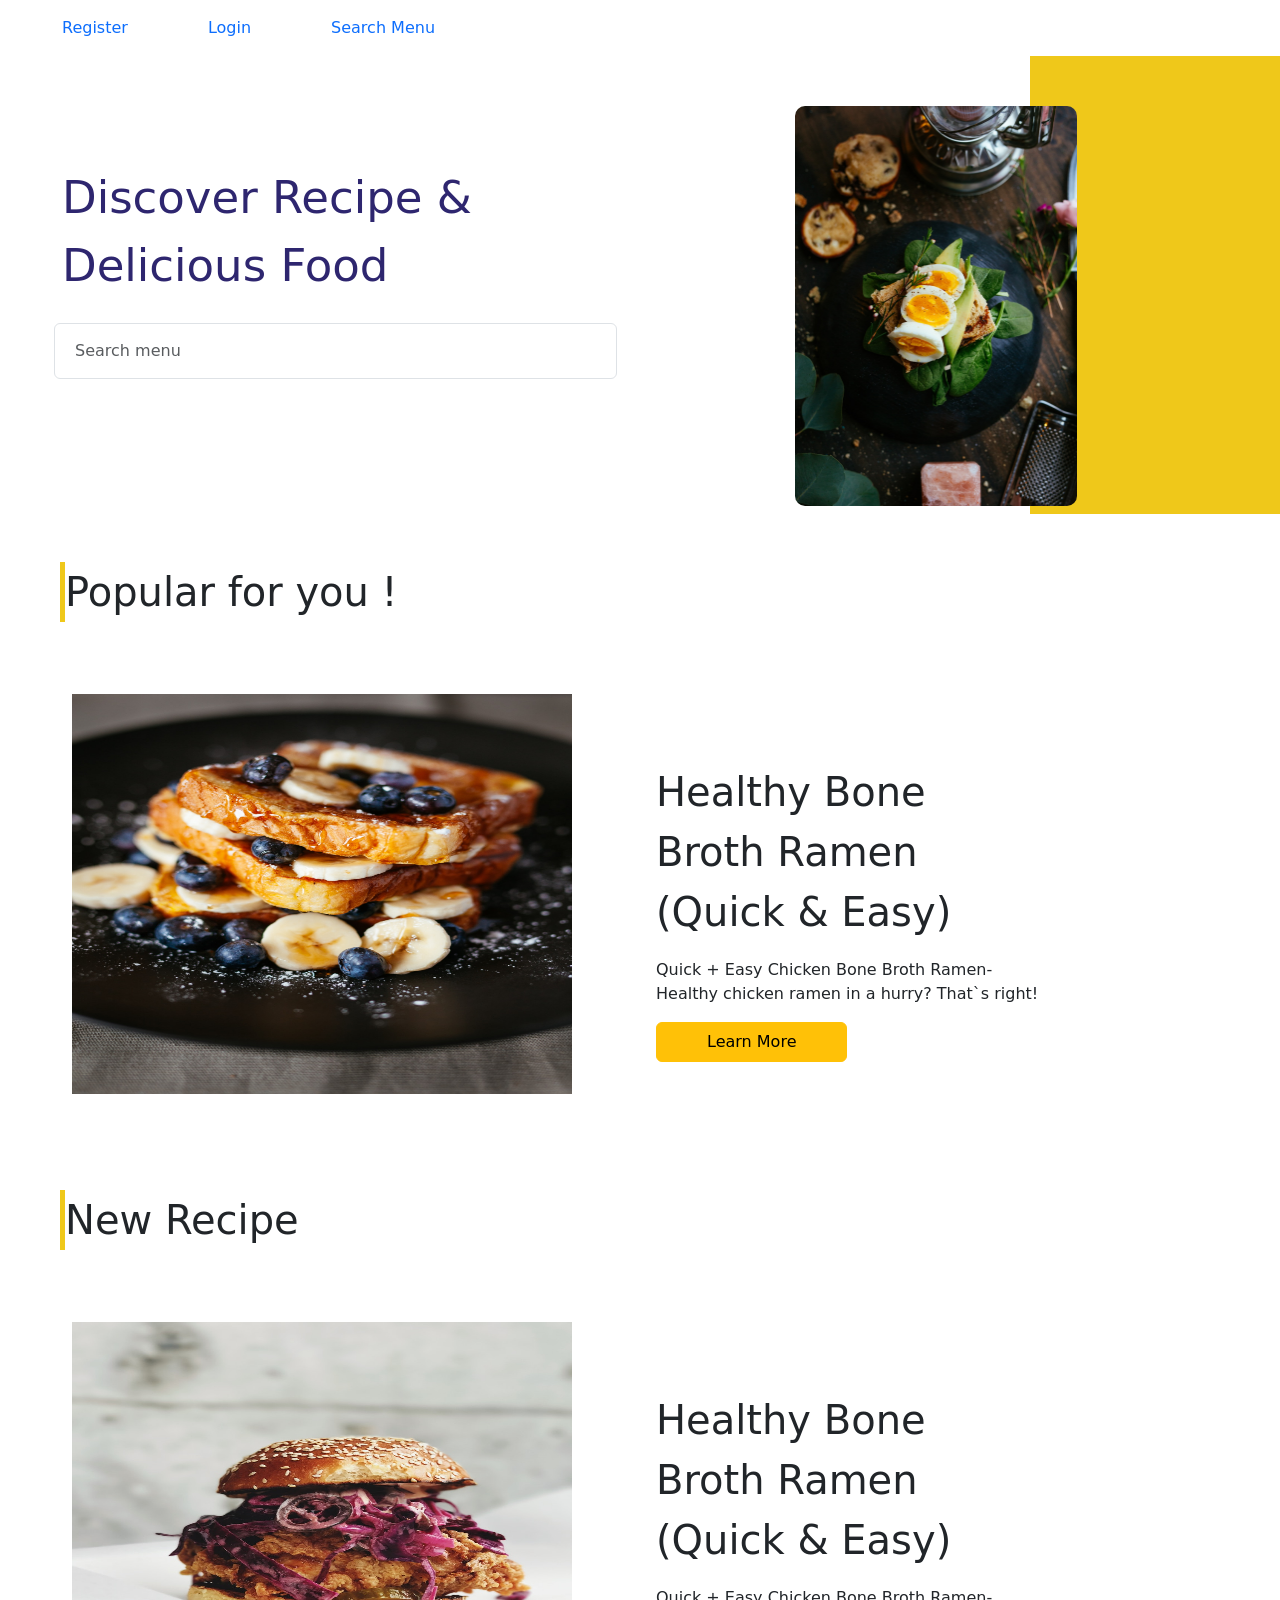
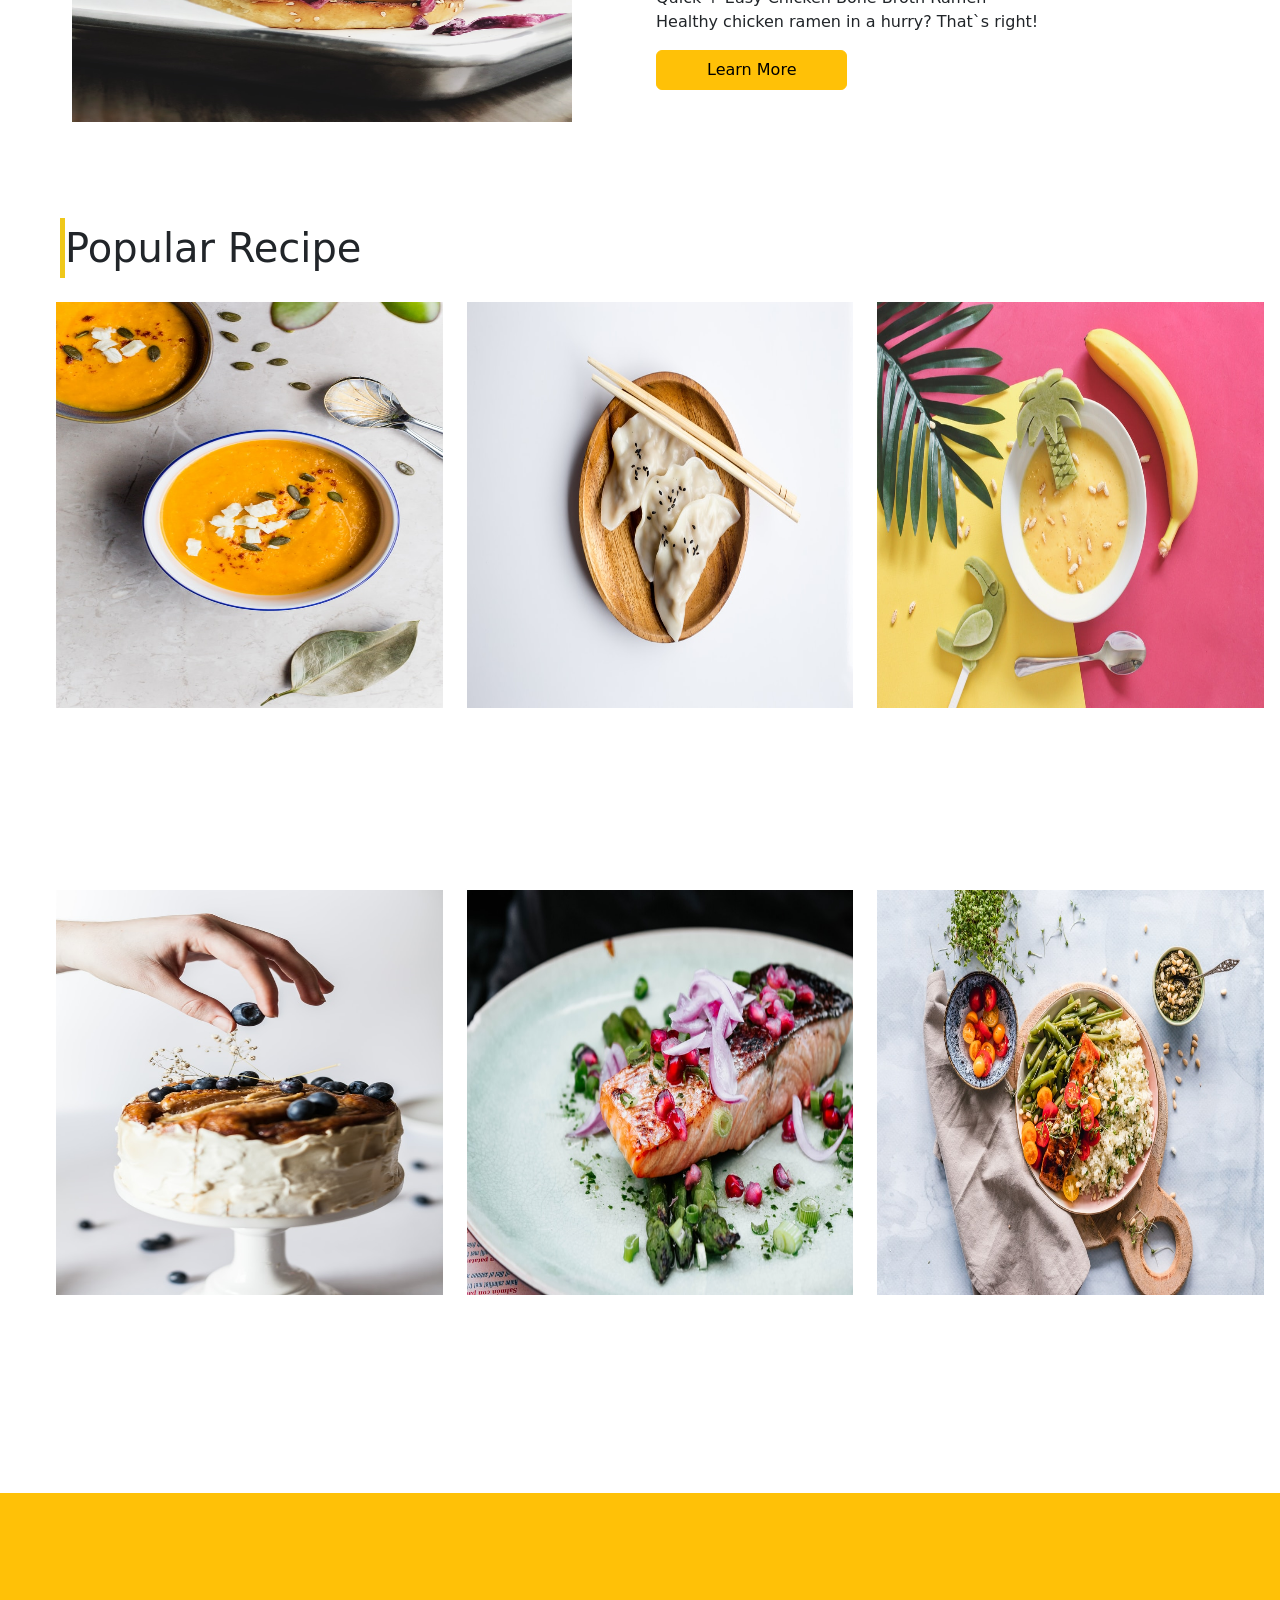
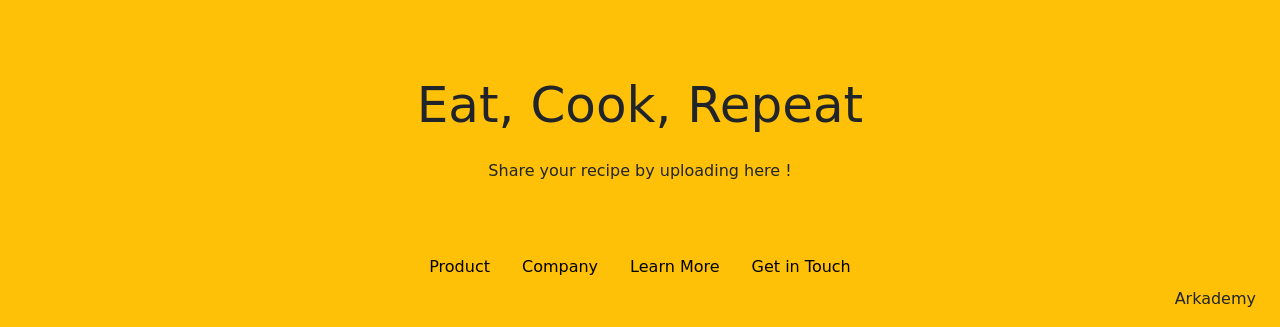
<file: index.html>
<!DOCTYPE html>
<html lang="en">

<head>
	<meta charset="UTF-8">
	<meta name="viewport" content="width=device-width, initial-scale=1.0">
	<title>Recipe</title>
	<link href="https://cdn.jsdelivr.net/npm/bootstrap@5.3.3/dist/css/bootstrap.min.css" rel="stylesheet"
		integrity="sha384-QWTKZyjpPEjISv5WaRU9OFeRpok6YctnYmDr5pNlyT2bRjXh0JMhjY6hW+ALEwIH" crossorigin="anonymous">
	<script src="https://cdn.jsdelivr.net/npm/bootstrap@5.3.3/dist/js/bootstrap.bundle.min.js"
		integrity="sha384-YvpcrYf0tY3lHB60NNkmXc5s9fDVZLESaAA55NDzOxhy9GkcIdslK1eN7N6jIeHz"
		crossorigin="anonymous"></script>
    <link rel="stylesheet" href="src/css/style.css">
</head>

<body>
	<!-- navbar -->
	<nav class="navbar navbar-expand-lg">
		<div class="container-fluid">
            <ul class="nav navbar-nav">
			<li><a class="navbar text-decoration-none" href="application/views/register.html" style="margin-right: 80px;">Register</a></li>
            <li><a class="navbar text-decoration-none" href="application/views/login.html" style="margin-right: 80px;">Login</a></li>
            <li><a class="navbar text-decoration-none" href="application/views/menu.html" style="margin-right: 80px;">Search Menu</a></li>
            </ul>
		</div>
	</nav>

	<!-- content -->
	<div class="container-fluid d-flex flex-row mb-2 m-0 " style="border-right-width: 250px;border-right-style: solid;border-right-color: #EFC81A;">
        <div class="container d-flex flex-column col-7 mb-2 m-0">
            <p class="p-2" style="color: #2E266F;font-size: 45px;margin-left:30px;margin-top: 100px;">Discover Recipe & Delicious Food</p>
            <input type="text" style="margin-left:30px;" class="form-control" id="Search" placeholder="Search menu">
        </div>
        <div class="d-flex container col-3 mb-2 ">
           <img src="application/public/sandwich.jpeg" style="width: 400px; height: 400px;margin-top:50px;margin-left: 100px;border-radius: 10px;border-style: none;">
        </div>
    </div>

    <div class="container-fluid d-flex mb-2 justify-content-start m-5">
        <p style="border-left-width: 5px;border-left-style: solid;font-size: 40px;border-left-color: #EFC81A;">Popular for you !</p>
    </div>

    <div class="container-fluid d-flex mb-3 flex-row">
        <div class="container-fluid">
            <img class="m-5" src="application/public/pancake.jpeg" style="width: 500px; height: 400px;" alt="">
        </div>
        <div class="container-fluid d-flex flex-column align-items-center mt-3" style="margin-right: 200px;">
            <div class="container-fluid" style="margin-top: 100px;">
                <p style="font-size: 40px;">Healthy Bone Broth Ramen (Quick & Easy)</p>
            </div>
            <div class="container-fluid">
                <p>Quick + Easy Chicken Bone Broth Ramen- Healthy chicken ramen in a hurry? That`s right!</p>
            </div>
            <div class="container-fluid">
                <button type="submit" class="btn btn-warning " style="padding: 7px 50px 7px 50px;">Learn More</button>
            </div>
        </div>
    </div>
    
    <div class="container-fluid d-flex mb-2 justify-content-start m-5">
        <p style="border-left-width: 5px;border-left-style: solid;font-size: 40px;border-left-color: #EFC81A;">New Recipe</p>
    </div>

    <div class="container-fluid d-flex mb-3 flex-row">
        <div class="container-fluid">
            <img class="m-5" src="application/public/burger.jpeg" style="width: 500px; height: 400px;" alt="">
        </div>
        <div class="container-fluid d-flex flex-column align-items-center mt-3" style="margin-right: 200px;">
            <div class="container-fluid" style="margin-top: 100px;">
                <p style="font-size: 40px;">Healthy Bone Broth Ramen (Quick & Easy)</p>
            </div>
            <div class="container-fluid">
                <p>Quick + Easy Chicken Bone Broth Ramen- Healthy chicken ramen in a hurry? That`s right!</p>
            </div>
            <div class="container-fluid">
                <button type="submit" class="btn btn-warning " style="padding: 7px 50px 7px 50px;">Learn More</button>
            </div>
        </div>
    </div>
        
    <div class="container-fluid d-flex mb-2 justify-content-start m-5">
        <p style="border-left-width: 5px;border-left-style: solid;font-size: 40px;border-left-color: #EFC81A;">Popular Recipe</p>
    </div>

    <div class="container-fluid d-flex flex-column mb-3">
        <div class="container-fluid d-flex flex-row mb-2">
            <div class="container-fluid col-4" style="margin-left: 20px;">
                <img src="application/public/kare.jpeg" style="width: 100%;height: 70%;" alt="">
            </div>
            <div class="container-fluid col-4">
                <img src="application/public/recipe.jpeg" style="width: 100%;height: 70%;" alt="">
            </div>
            <div class="container-fluid col-4">
                <img src="application/public/banana.jpeg" style="width: 100%;height: 70%;" alt="">
            </div>
        </div>
        <div class="container-fluid d-flex flex-row mb-2">
            <div class="container-fluid col-4" style="margin-left: 20px;">
                <img src="application/public/cake.jpeg" style="width: 100%;height: 70%;" alt="">
            </div>
            <div class="container-fluid col-4">
                <img src="application/public/salmon.jpeg" style="width: 100%;height: 70%;" alt="">
            </div>
            <div class="container-fluid col-4">
                <img src="application/public/salad.jpeg" style="width: 100%;height: 70%;" alt="">
            </div>
        </div>
    </div>

    <footer>
		<div class="container-fluid d-flex bg-warning w-100" style="margin-left: 0;margin-right: 0; padding-top: 175px;">
			<div class="container-fluid d-flex flex-column align-items-center">
				<p style="font-size: 50px;">Eat, Cook, Repeat</p>
				<p>Share your recipe by uploading here !</p>
				<ul class="nav mt-5">
					<li class="nav-item">
					  <a class="nav-link text-black" href="#">Product</a>
					</li>
					<li class="nav-item">
					  <a class="nav-link text-black" href="#">Company</a>
					</li>
					<li class="nav-item">
					  <a class="nav-link text-black" href="#">Learn More</a>
					</li>
					<li class="nav-item">
					  <a class="nav-link text-black" href="#">Get in Touch</a>
					</li>
				  </ul>
				  <p style="align-self: flex-end;">Arkademy</p>
			</div>
		</div>
	</footer>
	
</body>



<div class="modal fade" id="exampleModal" tabindex="-1" aria-labelledby="exampleModalLabel" aria-hidden="true">
    <div class="modal-dialog modal-dialog-centered">
      <div class="modal-content">
        <div class="modal-body" style="padding: 60px 60px 60px 60px;">
        <p class="modal-title fs-2 text-lg-center" style="color: #EFC81A;font-weight: bold;" id="exampleModalLabel">You want to logout?</p>
        </div>
          <button type="button" class="btn btn-primary" style="width: 75%;margin-left: auto; margin-right: auto;margin-bottom: 30px; background-color: #EFC81A;"  data-bs-dismiss="modal">
            Yes
          </button>
          <button type="button" class="btn btn-primary" style="width: 75%;margin-left: auto; margin-right: auto;margin-bottom: 30px; background-color: lightgrey;"  data-bs-dismiss="modal">
            Cancel
          </button>
      </div>
    </div>
  </div>


</html>
</file>
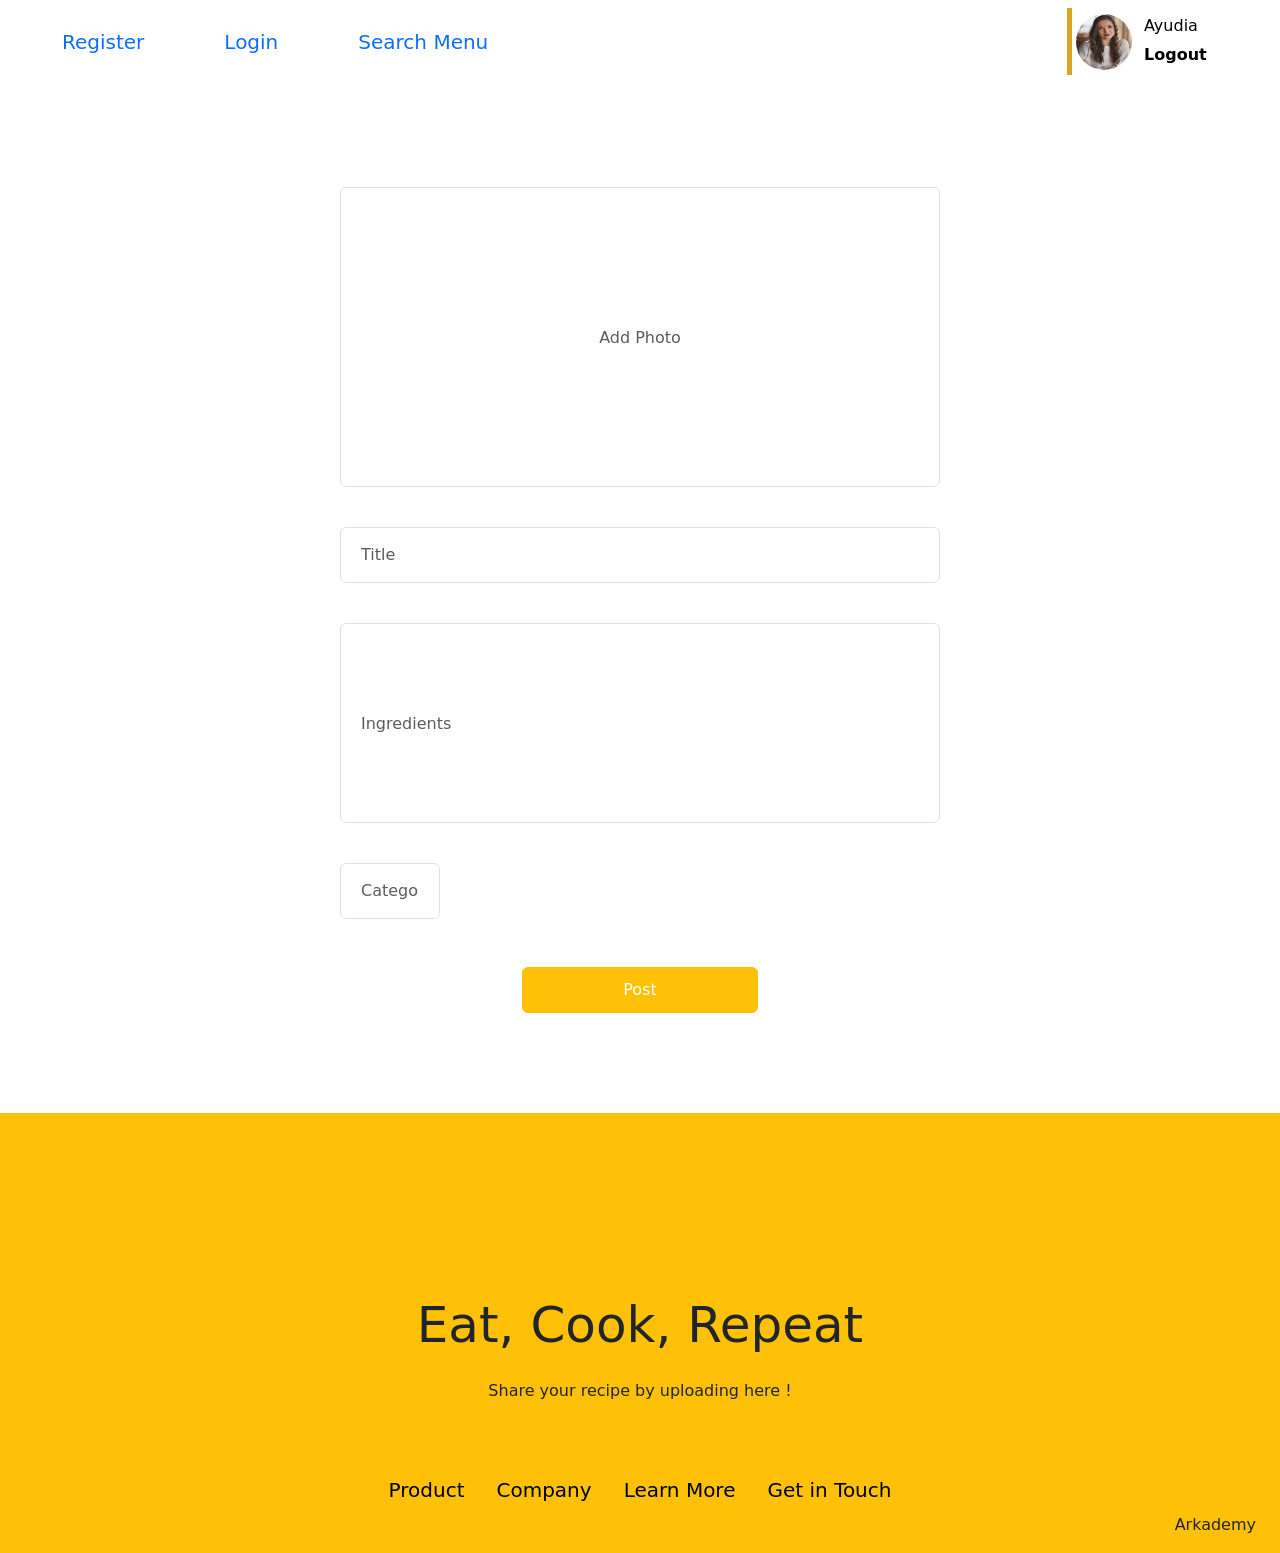
<file: application/views/add_menu.html>
<!DOCTYPE html>
<html lang="en">

<head>
	<meta charset="UTF-8">
	<meta name="viewport" content="width=device-width, initial-scale=1.0">
	<title>Recipe</title>
	<link href="https://cdn.jsdelivr.net/npm/bootstrap@5.3.3/dist/css/bootstrap.min.css" rel="stylesheet"
		integrity="sha384-QWTKZyjpPEjISv5WaRU9OFeRpok6YctnYmDr5pNlyT2bRjXh0JMhjY6hW+ALEwIH" crossorigin="anonymous">
	<script src="https://cdn.jsdelivr.net/npm/bootstrap@5.3.3/dist/js/bootstrap.bundle.min.js"
		integrity="sha384-YvpcrYf0tY3lHB60NNkmXc5s9fDVZLESaAA55NDzOxhy9GkcIdslK1eN7N6jIeHz"
		crossorigin="anonymous"></script>
        <style>
            li{
                font-size: 20px;
                list-style: none;
            }
        </style>
        <link rel="stylesheet" href="../../src/css/style.css">
</head>

<body>
	<!-- navbar -->
	<nav class="navbar navbar-expand-lg">
		<div class="container-fluid">
            <ul class="nav navbar-nav">
			<li><a class="navbar text-decoration-none" href="register.html" style="margin-right: 80px;">Register</a></li>
            <li><a class="navbar text-decoration-none" href="register.html" style="margin-right: 80px;">Login</a></li>
            <li><a class="navbar text-decoration-none" href="menu.html" style="margin-right: 80px;">Search Menu</a></li>
            </ul>
			<div class="profile col-2 d-flex flow-row align-items-center"
				style="border-left-width: 5px; border-left-color: goldenrod; border-left-style: solid;">
				<img src="../public/tumbnail.png" class="img-thumbnail" style="height: 64px; width: 64px; border-radius: 100px;border-style: none;" alt="...">
				<div class="d-flex flex-column p-2">
					<a href="edit_profile.html" style="text-decoration: none;color: black;"><h6>Ayudia</h6></a>
					<a href="" style="text-decoration: none;color: black;" data-bs-toggle="modal" data-bs-target="#exampleModal" class="fw-bold">Logout</a>
				</div>
			</div>
		</div>
	</nav>

	<!-- content -->
    <div class="container-fluid d-flex justify-content-center w-100" style="width: 1500px; margin-top: 80px;margin-left: 0;margin-right: 200px;">
        <form action="">
            <div class="form-group">
              <label for=""></label>
              <input type="textarea" style="width: 600px; height: 300px;text-align: center;" name="" id="" class="form-control" placeholder="Add Photo" aria-describedby="helpId">
              <small id="helpId" class="text-muted"></small>
            </div>
            <div class="form-group mt-3">
              <label for=""></label>
              <input type="text" style="width: 600px;" name="" id="" class="form-control" placeholder="Title" aria-describedby="helpId">
              <small id="helpId" class="text-muted"></small>
            </div>
            <div class="form-group mt-3">
              <label for=""></label>
              <input type="text" style="width: 600px;height: 200px;" name="" id="" class="form-control" placeholder="Ingredients" aria-describedby="helpId">
              <small id="helpId" class="text-muted"></small>
            </div>
            <div class="form-group mt-3">
              <label for=""></label>
              <input type="text" style="width: 100px;" name="" id="" class="form-control" placeholder="Category" aria-describedby="helpId">
              <small id="helpId" class="text-muted"></small>
            </div>
            <div class="d-flex justify-content-center">
                <button type="submit" class="btn btn-warning mt-5" style="color: white;padding: 10px 100px 10px 100px;margin-bottom: 100px;">Post</button>
            </div>
        </form>
    </div>
	

	<footer>
		<div class="container-fluid d-flex bg-warning w-100" style="margin-left: 0;margin-right: 0; padding-top: 175px;">
			<div class="container-fluid d-flex flex-column align-items-center">
				<p style="font-size: 50px;">Eat, Cook, Repeat</p>
				<p>Share your recipe by uploading here !</p>
				<ul class="nav mt-5">
					<li class="nav-item">
					  <a class="nav-link text-black" href="#">Product</a>
					</li>
					<li class="nav-item">
					  <a class="nav-link text-black" href="#">Company</a>
					</li>
					<li class="nav-item">
					  <a class="nav-link text-black" href="#">Learn More</a>
					</li>
					<li class="nav-item">
					  <a class="nav-link text-black" href="#">Get in Touch</a>
					</li>
				  </ul>
				  <p style="align-self: flex-end;">Arkademy</p>
			</div>
		</div>
	</footer>
</body>

<div class="modal fade" id="exampleModal" tabindex="-1" aria-labelledby="exampleModalLabel" aria-hidden="true">
    <div class="modal-dialog modal-dialog-centered">
      <div class="modal-content">
        <div class="modal-body" style="padding: 60px 60px 60px 60px;">
        <p class="modal-title fs-2 text-lg-center" style="color: #EFC81A;font-weight: bold;" id="exampleModalLabel">You want to logout?</p>
        </div>
          <button type="button" class="btn btn-primary" style="width: 75%;margin-left: auto; margin-right: auto;margin-bottom: 30px; background-color: #EFC81A;"  data-bs-dismiss="modal">
            Yes
          </button>
          <button type="button" class="btn btn-primary" style="width: 75%;margin-left: auto; margin-right: auto;margin-bottom: 30px; background-color: lightgrey;"  data-bs-dismiss="modal">
            Cancel
          </button>
      </div>
    </div>
  </div>


</html>
</file>
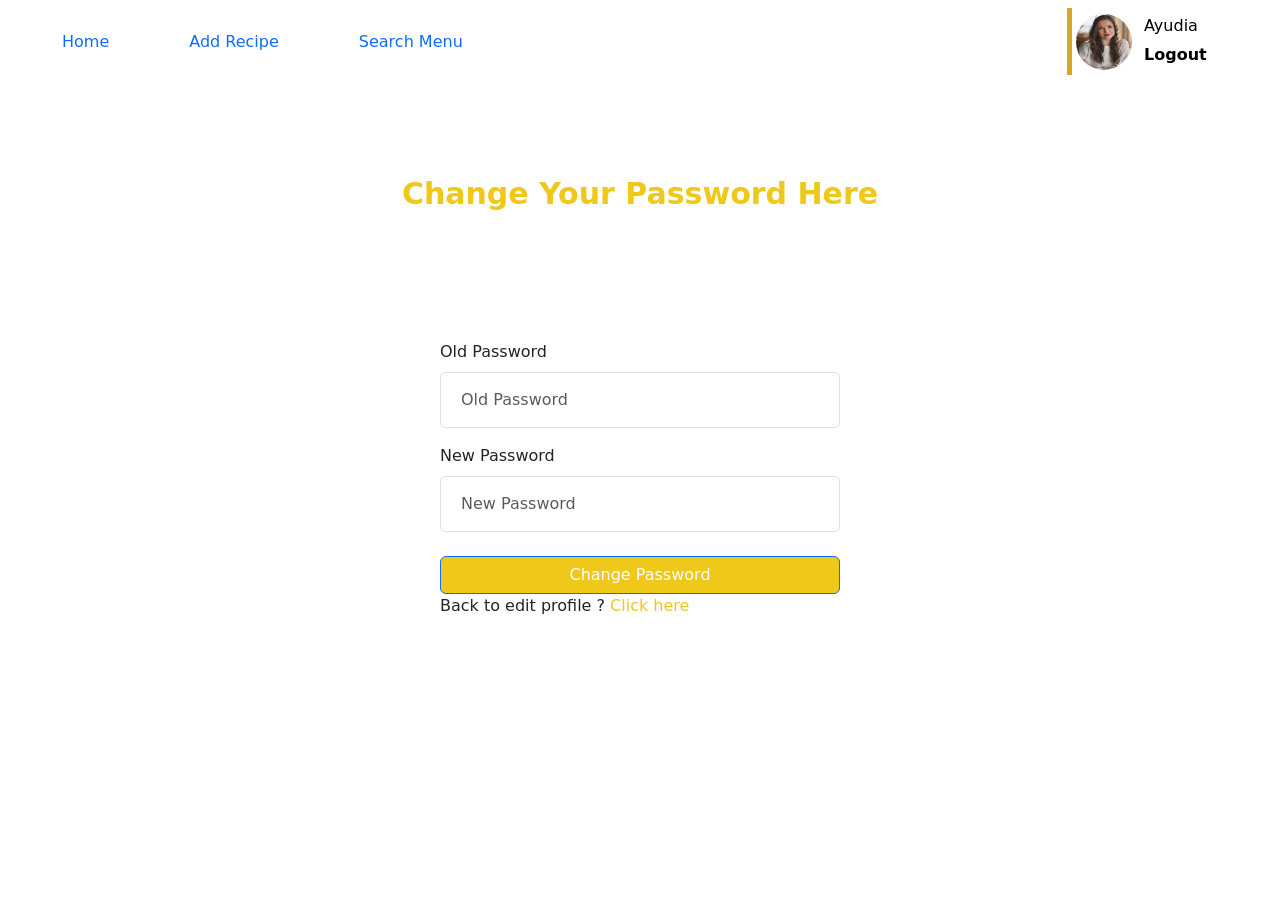
<file: application/views/change_password.html>
<!DOCTYPE html>
<html lang="en">

<head>
	<meta charset="UTF-8">
	<meta name="viewport" content="width=device-width, initial-scale=1.0">
	<title>Recipe</title>
	<link href="https://cdn.jsdelivr.net/npm/bootstrap@5.3.3/dist/css/bootstrap.min.css" rel="stylesheet"
		integrity="sha384-QWTKZyjpPEjISv5WaRU9OFeRpok6YctnYmDr5pNlyT2bRjXh0JMhjY6hW+ALEwIH" crossorigin="anonymous">
	<script src="https://cdn.jsdelivr.net/npm/bootstrap@5.3.3/dist/js/bootstrap.bundle.min.js"
		integrity="sha384-YvpcrYf0tY3lHB60NNkmXc5s9fDVZLESaAA55NDzOxhy9GkcIdslK1eN7N6jIeHz"
		crossorigin="anonymous"></script>
  <link rel="stylesheet" href="../../src/css/style.css">
</head>

<body>
	<!-- navbar -->
	<nav class="navbar navbar-expand-lg">
		<div class="container-fluid">
            <ul class="nav navbar-nav">
			<li><a class="navbar text-decoration-none" href="register.html" style="margin-right: 80px;">Home</a></li>
            <li><a class="navbar text-decoration-none" href="add_menu.html" style="margin-right: 80px;">Add Recipe</a></li>
            <li><a class="navbar text-decoration-none" href="menu.html" style="margin-right: 80px;">Search Menu</a></li>
            </ul>
			<div class="profile col-2 d-flex flow-row align-items-center"
				style="border-left-width: 5px; border-left-color: goldenrod; border-left-style: solid;">
				<img src="../public/tumbnail.png" class="img-thumbnail" style="height: 64px; width: 64px; border-radius: 100px;border-style: none;" alt="...">
				<div class="d-flex flex-column p-2">
					<a href="edit_profile.html" style="text-decoration: none;color: black;"><h6>Ayudia</h6></a>
					<a href="" style="text-decoration: none;color: black;" data-bs-toggle="modal" data-bs-target="#exampleModal" class="fw-bold">Logout</a>
				</div>
			</div>
		</div>
	</nav>

	<!-- content -->
	<div class="container justify-content-center d-flex mt-5 flex-column align-items-center">
          <div class="header  mb-2">
            <p style="float: none;margin-top: 40px;color: #EFC81A;font-size: 30px;font-weight: bold;">Change Your Password Here</p>
          </div>
          <div style="width: 400px;margin-top: 100px;">
          <form action="menu.html">

            <div class="form-outline mb-3">
                <label class="form-label" for="form2Example1">Old Password</label>
                <input type="password" id="form2Example1" class="form-control" placeholder="Old Password" required/>
            </div>
          
            <!-- Password input -->
            <div class="form-outline mb-4">
                <label class="form-label" for="form2Example2">New Password</label>
                <input type="password" id="form2Example2" class="form-control" placeholder="New Password" required/>                 
            </div>
          

            <div class="d-grid gap-2 mx-auto">
              
              <button type="submit" class="btn btn-primary" style="background-color: #EFC81A;" data-bs-toggle="modal" data-bs-target="#exampleModal">
                Change Password
              </button>
              
            </div>
            Back to edit profile ? <a href="edit_profile.html" style="text-decoration: none;color: #EFC81A;">Click here</a>
            
          
          </form>
        </div>
    </div>

</body>

<div class="modal fade" id="exampleModal" tabindex="-1" aria-labelledby="exampleModalLabel" aria-hidden="true">
    <div class="modal-dialog modal-dialog-centered">
      <div class="modal-content">
        <div class="modal-body" style="padding: 60px 60px 60px 60px;">
        <p class="modal-title fs-2 text-lg-center" style="color: #EFC81A;font-weight: bold;" id="exampleModalLabel">Password has been update</p>
        <p style="margin-top: 20px; font-weight: bold; font-size: 13px; margin-top: 50px;text-align: center;">please login again</p>
        </div>
        <a href="login.html" class="d-flex align-items-center text-decoration-none">
          <button type="button" class="btn btn-primary" style="width: 75%;margin-left: auto; margin-right: auto;margin-bottom: 30px; background-color: #EFC81A;"  data-bs-dismiss="modal">
            Yes
          </button>
        </a>
      </div>
    </div>
  </div>

</html>
</file>
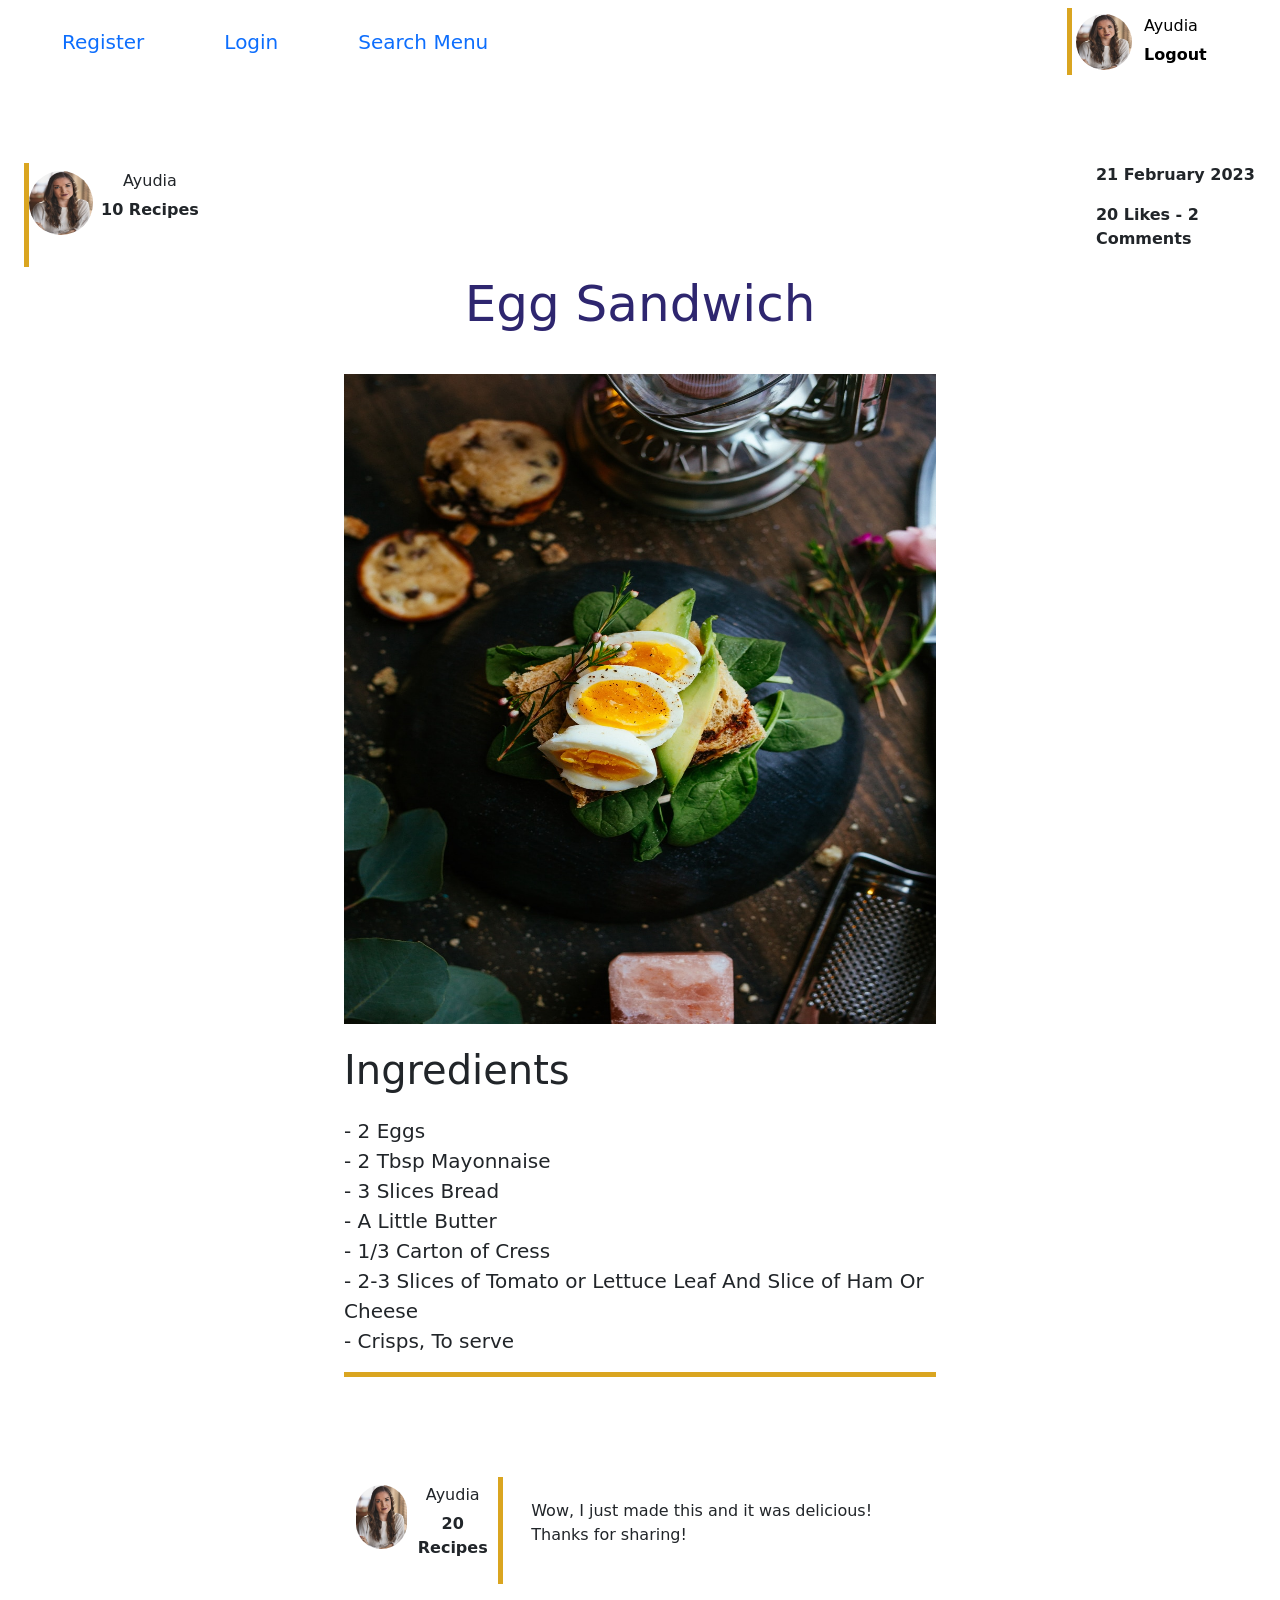
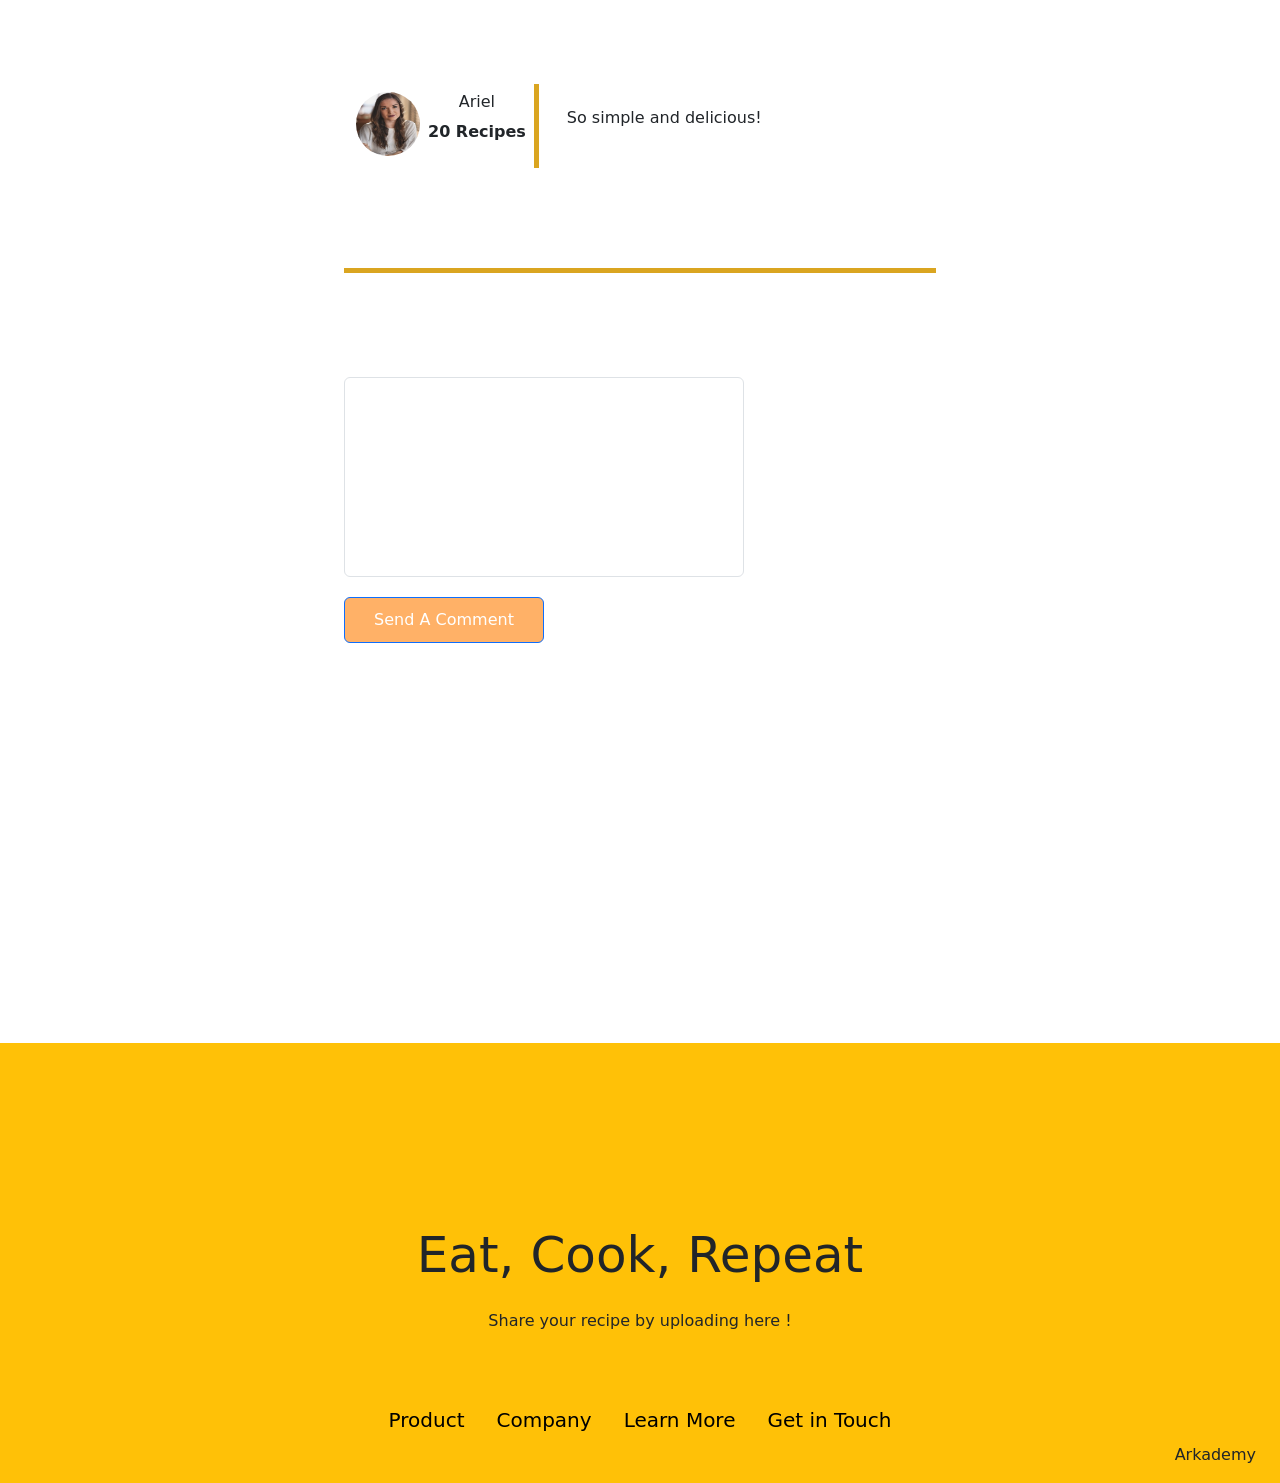
<file: application/views/detail_menu.html>
<!DOCTYPE html>
<html lang="en">

<head>
	<meta charset="UTF-8">
	<meta name="viewport" content="width=device-width, initial-scale=1.0">
	<title>Recipe</title>
	<link href="https://cdn.jsdelivr.net/npm/bootstrap@5.3.3/dist/css/bootstrap.min.css" rel="stylesheet"
		integrity="sha384-QWTKZyjpPEjISv5WaRU9OFeRpok6YctnYmDr5pNlyT2bRjXh0JMhjY6hW+ALEwIH" crossorigin="anonymous">
	<script src="https://cdn.jsdelivr.net/npm/bootstrap@5.3.3/dist/js/bootstrap.bundle.min.js"
		integrity="sha384-YvpcrYf0tY3lHB60NNkmXc5s9fDVZLESaAA55NDzOxhy9GkcIdslK1eN7N6jIeHz"
		crossorigin="anonymous"></script>
        <style>
            li{
                font-size: 20px;
                list-style: none;
            }
        </style>
        <link rel="stylesheet" href="../../src/css/style.css">
</head>

<body>
	<!-- navbar -->
	<nav class="navbar navbar-expand-lg">
		<div class="container-fluid">
            <ul class="nav navbar-nav">
			<li><a class="navbar text-decoration-none" href="register.html" style="margin-right: 80px;">Register</a></li>
            <li><a class="navbar text-decoration-none" href="register.html" style="margin-right: 80px;">Login</a></li>
            <li><a class="navbar text-decoration-none" href="menu.html" style="margin-right: 80px;">Search Menu</a></li>
            </ul>
			<div class="profile col-2 d-flex flow-row align-items-center"
				style="border-left-width: 5px; border-left-color: goldenrod; border-left-style: solid;">
				<img src="../public/tumbnail.png" class="img-thumbnail" style="height: 64px; width: 64px; border-radius: 100px;border-style: none;" alt="...">
				<div class="d-flex flex-column p-2">
					<a href="edit_profile.html" style="text-decoration: none;color: black;"><h6>Ayudia</h6></a>
					<a href="" style="text-decoration: none;color: black;" data-bs-toggle="modal" data-bs-target="#exampleModal" class="fw-bold">Logout</a>
				</div>
			</div>
		</div>
	</nav>

	<!-- content -->
    <div class="container-fluid d-flex justify-content-between w-100" style="width: 1500px; margin-top: 80px;margin-left: 0;margin-right: 200px;">
            <div class="container-fluid d-flex">
                <div class="d-flex" style="border-left-width: 5px; border-left-color: goldenrod; border-left-style: solid;"></div>
                <img src="../public/tumbnail.png" class="img-fluid mt-2" style="height: 64px; width: 64px; border-radius: 100px;border-style: none;" alt="...">
				<div class="d-flex flex-column p-2 align-items-center">
					<h6 class="">Ayudia</h6>
					<p class="text-center fw-bolder">10 Recipes</p>
				</div>
            </div>
            <div class="d-flex flex-column" style="width: 200px;">
                    <p class="fw-bold">21 February 2023</p>
                    <p class="fw-bold">20 Likes - 2 Comments</p>
            </div>
		
    </div>
	
    <div class="container-fluid d-flex flex-column w-50" style="margin-left: auto; margin-right: auto;margin-bottom: 400px;">
        <div class="container-fluid d-flex flex-column align-items-center">
            <p style="font-size:50px;color: #2E266F;">Egg Sandwich</p>
            <img class="img-fluid mt-3" src="../public/sandwich.jpeg" style="width: 800px;height: 650px;">
        </div>
        <div class="container-fluid d-flex flex-column align-items-baseline mt-3" >
            <p style="font-size: 40px;">Ingredients</p>
            <div class="borderless">
                <li>- 2 Eggs</li>
                <li>- 2 Tbsp Mayonnaise</li>
                <li>- 3 Slices Bread</li>
                <li>- A Little Butter</li>
                <li>- 1/3 Carton of Cress</li>
                <li>- 2-3 Slices of Tomato or Lettuce Leaf And Slice of Ham Or Cheese</li>
                <li>- Crisps, To serve</li>
            </div>
        </div>
        <div class="container-fluid">
            <div class="d-flex mt-3" style="border-top-width: 5px; border-top-color: goldenrod; border-top-style: solid;"></div>

            <div class="container-fluid d-flex" style="margin-top: 100px;">
                <img src="../public/tumbnail.png" class="img-fluid mt-2" style="height: 64px; width: 64px; border-radius: 100px;border-style: none;" alt="...">
				<div class="d-flex flex-column p-2 align-items-center" style="border-right-width: 5px; border-right-color: goldenrod; border-right-style: solid;">
					<h6 class="">Ayudia</h6>
					<p class="text-center fw-bolder">20 Recipes</p>
				</div>
                <div class="d-flex flex-column p-2 justify-content-center" style="margin-left: 20px;">
                    <p>Wow, I just made this and it was delicious! Thanks for sharing!</p>
                </div>
            </div>

            <div class="container-fluid d-flex" style="margin-top: 100px;">
                <img src="../public/tumbnail.png" class="img-fluid mt-2" style="height: 64px; width: 64px; border-radius: 100px;border-style: none;" alt="...">
				<div class="d-flex flex-column p-2 align-items-center" style="border-right-width: 5px; border-right-color: goldenrod; border-right-style: solid;">
					<h6 class="">Ariel</h6>
					<p class="text-center fw-bolder">20 Recipes</p>
				</div>
                <div class="d-flex flex-column p-2 justify-content-center" style="margin-left: 20px;">
                    <p>So simple and delicious!</p>
                </div>
            </div>

            <div class="d-flex" style="border-bottom-width: 5px; border-bottom-color: goldenrod; border-bottom-style: solid; margin-top: 100px;"></div>

            <div class="form-group" style="margin-top: 80px;">
              <label for="comment"></label>
              <input type="textarea" style="width: 400px; height: 200px;" name="" id="comment" class="form-control" placeholder="" aria-describedby="helpId">
              <button type="button" class="btn btn-primary" style="background-color: #FFB167; margin-top: 20px; width: 200px;padding: 10px 25px 10px 25px;" >
                Send A Comment
              </button>
            </div>

        </div>
    </div>

	<footer>
		<div class="container-fluid d-flex bg-warning w-100" style="margin-left: 0;margin-right: 0; padding-top: 175px;">
			<div class="container-fluid d-flex flex-column align-items-center">
				<p style="font-size: 50px;">Eat, Cook, Repeat</p>
				<p>Share your recipe by uploading here !</p>
				<ul class="nav mt-5">
					<li class="nav-item">
					  <a class="nav-link text-black" href="#">Product</a>
					</li>
					<li class="nav-item">
					  <a class="nav-link text-black" href="#">Company</a>
					</li>
					<li class="nav-item">
					  <a class="nav-link text-black" href="#">Learn More</a>
					</li>
					<li class="nav-item">
					  <a class="nav-link text-black" href="#">Get in Touch</a>
					</li>
				  </ul>
				  <p style="align-self: flex-end;">Arkademy</p>
			</div>
		</div>
	</footer>
</body>

<div class="modal fade" id="exampleModal" tabindex="-1" aria-labelledby="exampleModalLabel" aria-hidden="true">
    <div class="modal-dialog modal-dialog-centered">
      <div class="modal-content">
        <div class="modal-body" style="padding: 60px 60px 60px 60px;">
        <p class="modal-title fs-2 text-lg-center" style="color: #EFC81A;font-weight: bold;" id="exampleModalLabel">You want to logout?</p>
        </div>
          <button type="button" class="btn btn-primary" style="width: 75%;margin-left: auto; margin-right: auto;margin-bottom: 30px; background-color: #EFC81A;"  data-bs-dismiss="modal">
            Yes
          </button>
          <button type="button" class="btn btn-primary" style="width: 75%;margin-left: auto; margin-right: auto;margin-bottom: 30px; background-color: lightgrey;"  data-bs-dismiss="modal">
            Cancel
          </button>
      </div>
    </div>
  </div>


</html>
</file>
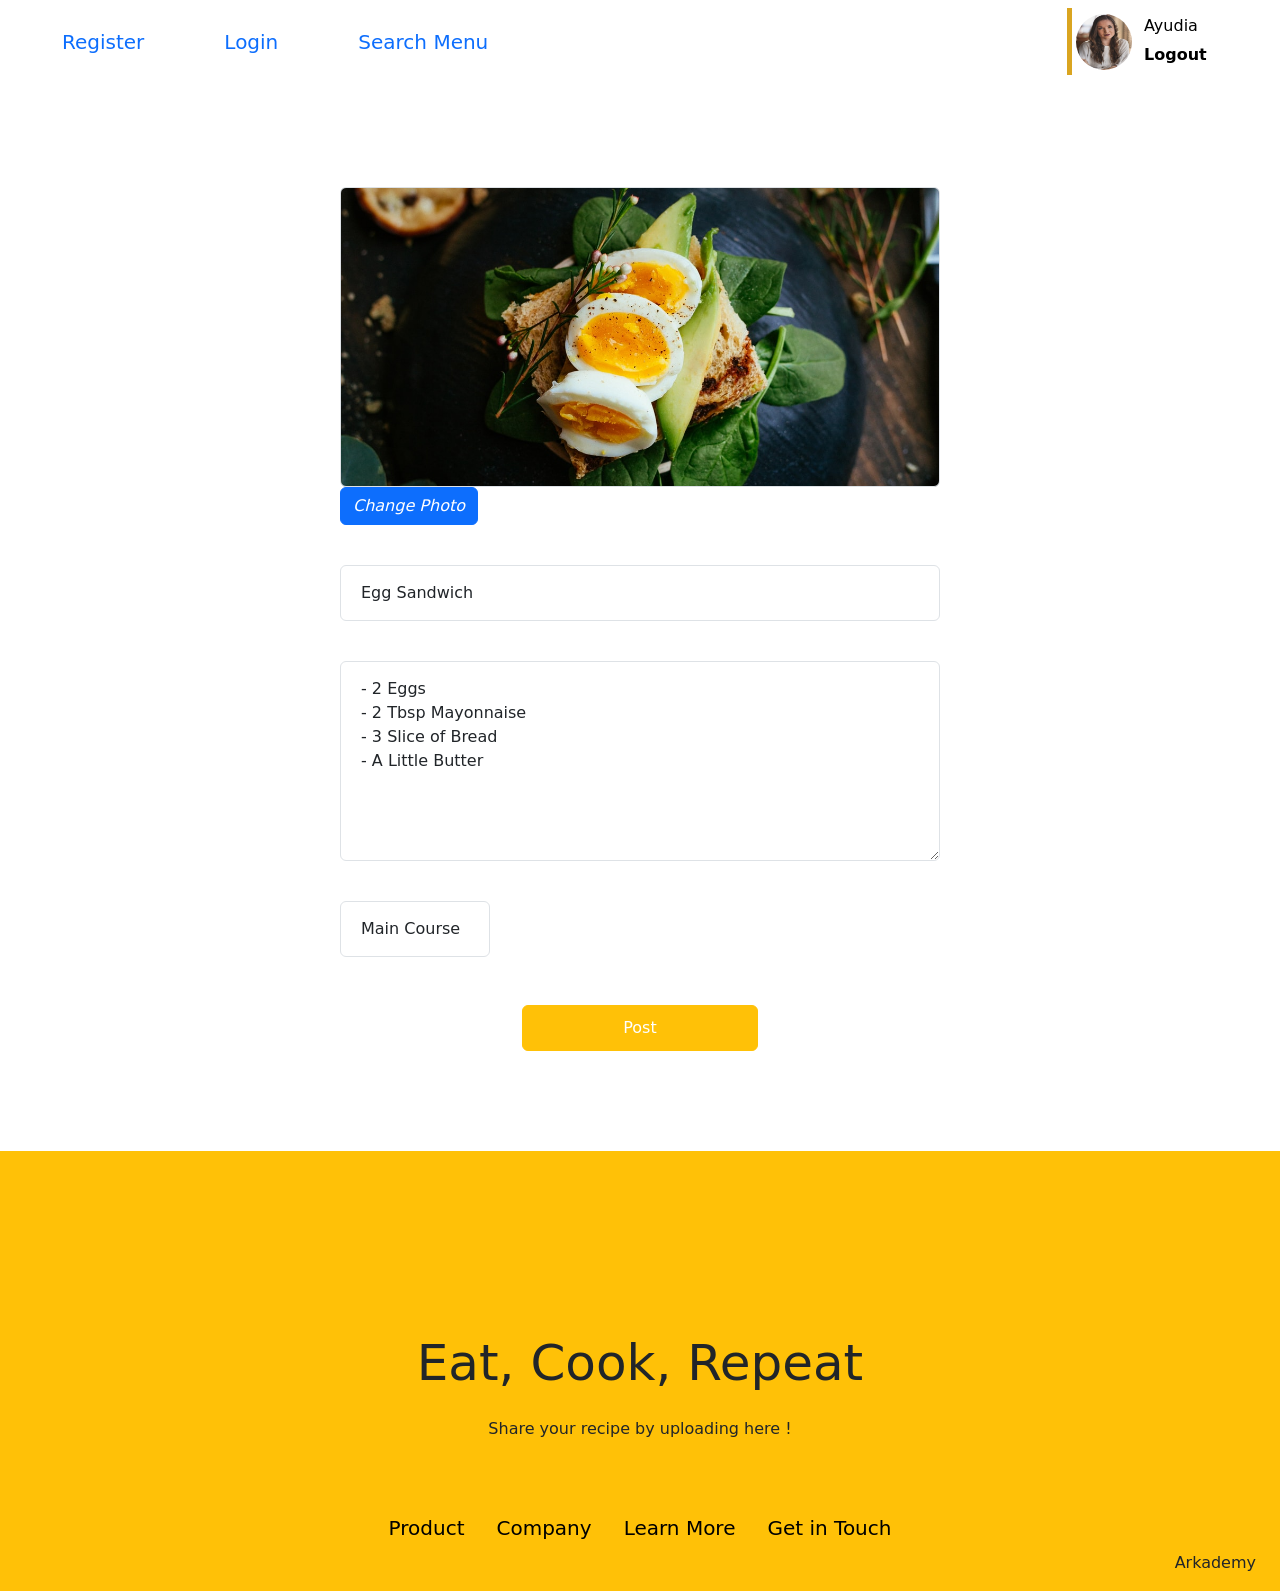
<file: application/views/edit_menu.html>
<!DOCTYPE html>
<html lang="en">

<head>
	<meta charset="UTF-8">
	<meta name="viewport" content="width=device-width, initial-scale=1.0">
	<title>Recipe</title>
	<link href="https://cdn.jsdelivr.net/npm/bootstrap@5.3.3/dist/css/bootstrap.min.css" rel="stylesheet"
		integrity="sha384-QWTKZyjpPEjISv5WaRU9OFeRpok6YctnYmDr5pNlyT2bRjXh0JMhjY6hW+ALEwIH" crossorigin="anonymous">
	<script src="https://cdn.jsdelivr.net/npm/bootstrap@5.3.3/dist/js/bootstrap.bundle.min.js"
		integrity="sha384-YvpcrYf0tY3lHB60NNkmXc5s9fDVZLESaAA55NDzOxhy9GkcIdslK1eN7N6jIeHz"
		crossorigin="anonymous"></script>
        <style>
            li{
                font-size: 20px;
                list-style: none;
            }
        </style>
        <link rel="stylesheet" href="../../src/css/style.css">
</head>

<body>
	<!-- navbar -->
	<nav class="navbar navbar-expand-lg">
		<div class="container-fluid">
            <ul class="nav navbar-nav">
			<li><a class="navbar text-decoration-none" href="register.html" style="margin-right: 80px;">Register</a></li>
            <li><a class="navbar text-decoration-none" href="register.html" style="margin-right: 80px;">Login</a></li>
            <li><a class="navbar text-decoration-none" href="menu.html" style="margin-right: 80px;">Search Menu</a></li>
            </ul>
			<div class="profile col-2 d-flex flow-row align-items-center"
				style="border-left-width: 5px; border-left-color: goldenrod; border-left-style: solid;">
				<img src="../public/tumbnail.png" class="img-thumbnail" style="height: 64px; width: 64px; border-radius: 100px;border-style: none;" alt="...">
				<div class="d-flex flex-column p-2">
					<a href="edit_profile.html" style="text-decoration: none;color: black;"><h6>Ayudia</h6></a>
					<a href="" style="text-decoration: none;color: black;" data-bs-toggle="modal" data-bs-target="#exampleModal" class="fw-bold">Logout</a>
				</div>
			</div>
		</div>
	</nav>

	<!-- content -->
    <div class="container-fluid d-flex justify-content-center w-100" style="width: 1500px; margin-top: 80px;margin-left: 0;margin-right: 200px;">
        <form action="">
            <div class="form-group">
              <label for=""></label>
              <input type="text" style="width: 600px; height: 300px;text-align: center;background: url(../public/sandwich.jpeg);background-repeat: no-repeat;background-size: cover;background-position: center center;" name="" id="" class="form-control" placeholder="" aria-describedby="helpId">
              <span><button type="submit" class="btn btn-primary"><i class="fa fa-search">Change Photo</i></button></span>
              <small id="helpId" class="text-muted"></small>
            </div>
            <div class="form-group mt-3">
              <label for=""></label>
              <input type="text" style="width: 600px;" name="" id="" class="form-control" placeholder="Title" value="Egg Sandwich" aria-describedby="helpId">
              <small id="helpId" class="text-muted"></small>
            </div>
            <div class="form-group mt-3">
              <label for=""></label>
                <textarea style="width: 600px;height: 200px;text-align: left;" name="" id="" class="form-control" placeholder="Ingredients" aria-describedby="helpId">
- 2 Eggs
- 2 Tbsp Mayonnaise
- 3 Slice of Bread
- A Little Butter
                </textarea>
              <small id="helpId" class="text-muted"></small>
            </div>
            <div class="form-group mt-3">
              <label for=""></label>
              <input type="text" style="width: 150px;" name="" id="" class="form-control" placeholder="Category" value="Main Course" aria-describedby="helpId">
              <small id="helpId" class="text-muted"></small>
            </div>
            <div class="d-flex justify-content-center">
                <button type="submit" class="btn btn-warning mt-5" style="color: white;padding: 10px 100px 10px 100px;margin-bottom: 100px;">Post</button>
            </div>
        </form>
    </div>
	

	<footer>
		<div class="container-fluid d-flex bg-warning w-100" style="margin-left: 0;margin-right: 0; padding-top: 175px;">
			<div class="container-fluid d-flex flex-column align-items-center">
				<p style="font-size: 50px;">Eat, Cook, Repeat</p>
				<p>Share your recipe by uploading here !</p>
				<ul class="nav mt-5">
					<li class="nav-item">
					  <a class="nav-link text-black" href="#">Product</a>
					</li>
					<li class="nav-item">
					  <a class="nav-link text-black" href="#">Company</a>
					</li>
					<li class="nav-item">
					  <a class="nav-link text-black" href="#">Learn More</a>
					</li>
					<li class="nav-item">
					  <a class="nav-link text-black" href="#">Get in Touch</a>
					</li>
				  </ul>
				  <p style="align-self: flex-end;">Arkademy</p>
			</div>
		</div>
	</footer>
</body>

<div class="modal fade" id="exampleModal" tabindex="-1" aria-labelledby="exampleModalLabel" aria-hidden="true">
    <div class="modal-dialog modal-dialog-centered">
      <div class="modal-content">
        <div class="modal-body" style="padding: 60px 60px 60px 60px;">
        <p class="modal-title fs-2 text-lg-center" style="color: #EFC81A;font-weight: bold;" id="exampleModalLabel">You want to logout?</p>
        </div>
          <button type="button" class="btn btn-primary" style="width: 75%;margin-left: auto; margin-right: auto;margin-bottom: 30px; background-color: #EFC81A;"  data-bs-dismiss="modal">
            Yes
          </button>
          <button type="button" class="btn btn-primary" style="width: 75%;margin-left: auto; margin-right: auto;margin-bottom: 30px; background-color: lightgrey;"  data-bs-dismiss="modal">
            Cancel
          </button>
      </div>
    </div>
  </div>


</html>
</file>
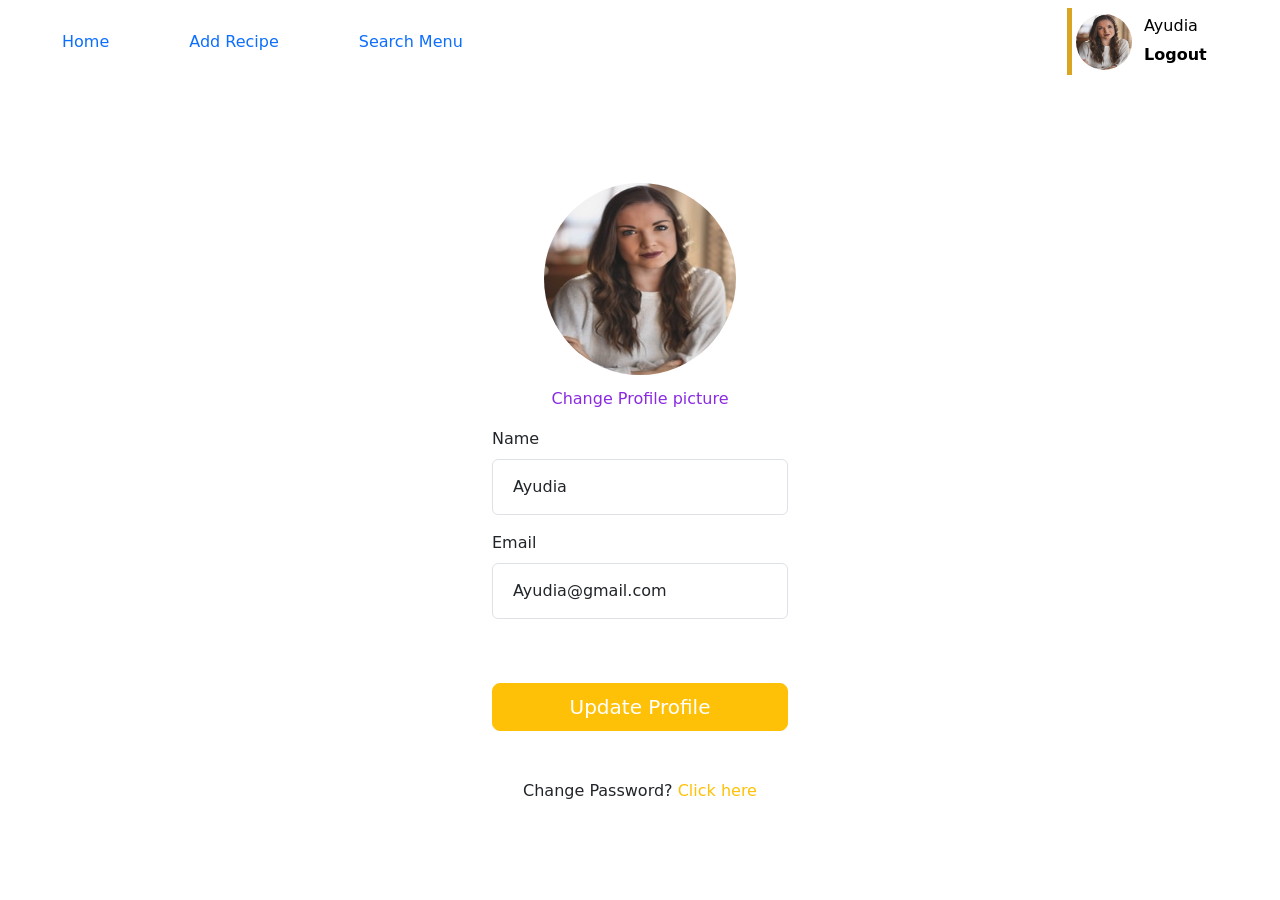
<file: application/views/edit_profile.html>
<!DOCTYPE html>
<html lang="en">

<head>
	<meta charset="UTF-8">
	<meta name="viewport" content="width=device-width, initial-scale=1.0">
	<title>Recipe</title>
	<link href="https://cdn.jsdelivr.net/npm/bootstrap@5.3.3/dist/css/bootstrap.min.css" rel="stylesheet"
		integrity="sha384-QWTKZyjpPEjISv5WaRU9OFeRpok6YctnYmDr5pNlyT2bRjXh0JMhjY6hW+ALEwIH" crossorigin="anonymous">
	<script src="https://cdn.jsdelivr.net/npm/bootstrap@5.3.3/dist/js/bootstrap.bundle.min.js"
		integrity="sha384-YvpcrYf0tY3lHB60NNkmXc5s9fDVZLESaAA55NDzOxhy9GkcIdslK1eN7N6jIeHz"
		crossorigin="anonymous"></script>
	<link rel="stylesheet" href="../../src/css/style.css">
</head>

<body>
	<!-- navbar -->
	<nav class="navbar navbar-expand-lg">
		<div class="container-fluid">
            <ul class="nav navbar-nav">
			<li><a class="navbar text-decoration-none" href="profile_recipe.html" style="margin-right: 80px;">Home</a></li>
            <li><a class="navbar text-decoration-none" href="add_menu.html" style="margin-right: 80px;">Add Recipe</a></li>
            <li><a class="navbar text-decoration-none" href="menu.html" style="margin-right: 80px;">Search Menu</a></li>
            </ul>
			<div class="profile col-2 d-flex flow-row align-items-center"
				style="border-left-width: 5px; border-left-color: goldenrod; border-left-style: solid;">
				<img src="../public/tumbnail.png" class="img-thumbnail" style="height: 64px; width: 64px; border-radius: 100px;border-style: none;" alt="...">
				<div class="d-flex flex-column p-2">
					<a href="edit_profile.html" style="text-decoration: none;color: black;"><h6>Ayudia</h6></a>
					<a href="" style="text-decoration: none;color: black;" data-bs-toggle="modal" data-bs-target="#exampleModal" class="fw-bold">Logout</a>
				</div>
			</div>
		</div>
	</nav>

	<!-- content -->
	<div class="container justify-content-center d-flex mt-5 flex-column align-items-center">
		<img src="../public/tumbnail.png" class="img-thumbnail mt-5"
			style="height: 200px; width: 200px; border-radius: 100px;border-style: none;" alt="...">

		<p class="mt-2" style="color: blueviolet;">Change Profile picture</p>
	</div>

	<form class="container col-3">
		<div class="mb-3">
			<label for="name" class="form-label">Name</label>
			<input type="text" class="form-control" id="name" a value="Ayudia">

		</div>
		<div class="mb-3">
			<label for="email" class="form-label">Email</label>
			<input type="email" class="form-control" id="email" value="Ayudia@gmail.com">
		</div>
		<button type="submit" class="btn btn-warning col-12 mt-5 btn-lg text-white">Update Profile</button>
	</form>

	<p class="text-center mt-5">
		Change Password?
		<a href="change_password.html" style="text-decoration: none;" class="text-warning">Click here</a>
	</p>

</body>

<div class="modal fade" id="exampleModal" tabindex="-1" aria-labelledby="exampleModalLabel" aria-hidden="true">
    <div class="modal-dialog modal-dialog-centered">
      <div class="modal-content">
        <div class="modal-body" style="padding: 60px 60px 60px 60px;">
        <p class="modal-title fs-2 text-lg-center" style="color: #EFC81A;font-weight: bold;" id="exampleModalLabel">You want to logout?</p>
        </div>
          <button type="button" class="btn btn-primary" style="width: 75%;margin-left: auto; margin-right: auto;margin-bottom: 30px; background-color: #EFC81A;"  data-bs-dismiss="modal">
            Yes
          </button>
          <button type="button" class="btn btn-primary" style="width: 75%;margin-left: auto; margin-right: auto;margin-bottom: 30px; background-color: lightgrey;"  data-bs-dismiss="modal">
            Cancel
          </button>
      </div>
    </div>
  </div>

</html>
</file>
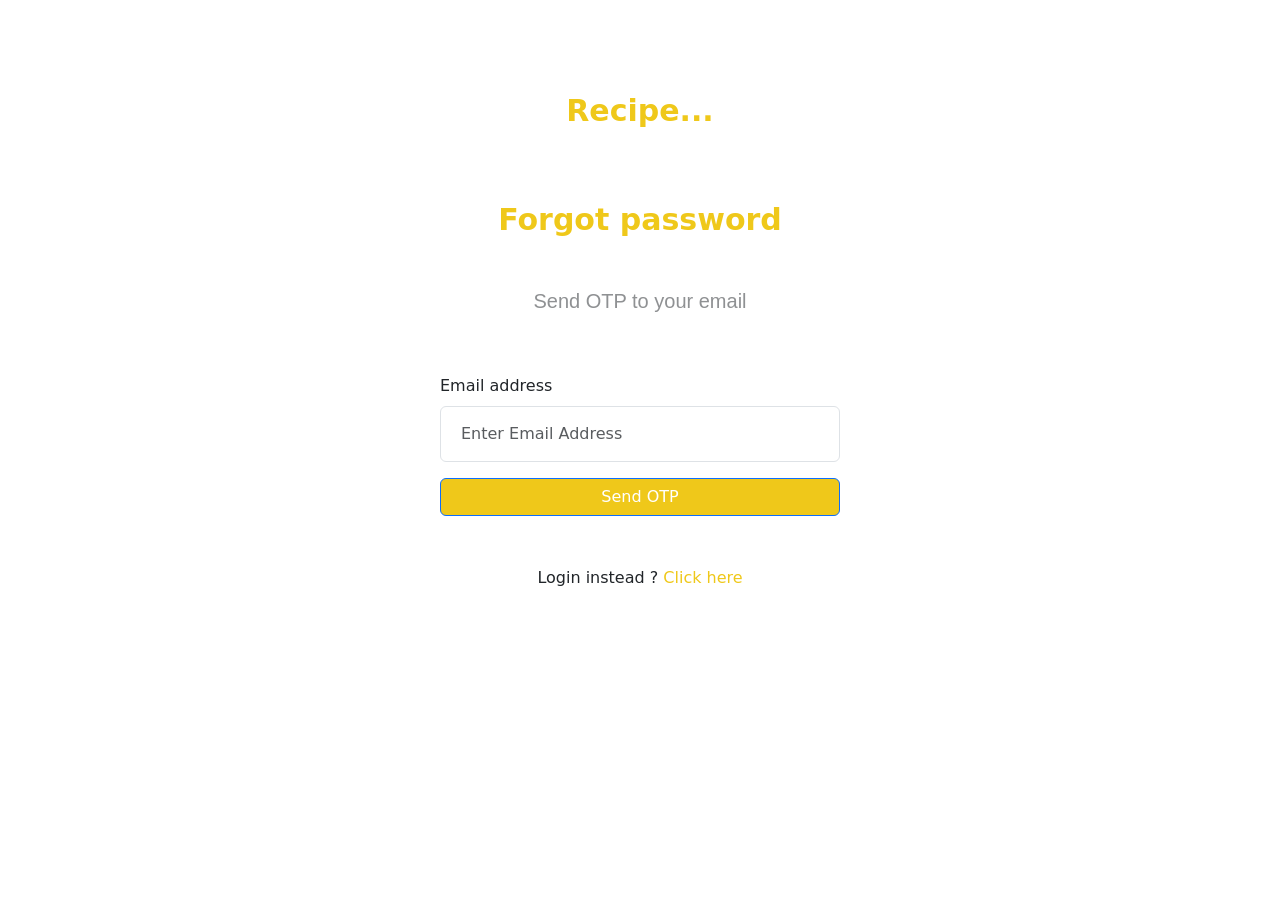
<file: application/views/forgot_password.html>
<!DOCTYPE html>
<html lang="en">
<head>
    <meta charset="UTF-8">
    <meta name="viewport" content="width=device-width, initial-scale=1.0">
    <title>Document</title>
    <link href="https://cdn.jsdelivr.net/npm/bootstrap@5.3.3/dist/css/bootstrap.min.css" rel="stylesheet" integrity="sha384-QWTKZyjpPEjISv5WaRU9OFeRpok6YctnYmDr5pNlyT2bRjXh0JMhjY6hW+ALEwIH" crossorigin="anonymous">
    <script src="https://cdn.jsdelivr.net/npm/bootstrap@5.3.3/dist/js/bootstrap.bundle.min.js" integrity="sha384-YvpcrYf0tY3lHB60NNkmXc5s9fDVZLESaAA55NDzOxhy9GkcIdslK1eN7N6jIeHz" crossorigin="anonymous"></script>
    <link rel="stylesheet" href="../../src/css/style.css">
</head>
<body>
        <div class="container justify-content-center d-flex mt-5 flex-column align-items-center">
            <div class="header  mb-2 ">
                <p style="float: none;margin-top: 40px;color: #EFC81A;font-size: 30px;font-weight: bold;">Recipe...</p>
              </div>
              <div class="header  mb-2">
                <p style="float: none;margin-top: 40px;color: #EFC81A;font-size: 30px;font-weight: bold;">Forgot password</p>
              </div>
              <div class="header  mb-2">
                <p style="float: none;margin-top: 20px;margin-bottom: 50px;font-family: 'Poppins', sans-serif;font-size: 20px;opacity: 50%;">Send OTP to your email</p>
              </div>
              <div style="width: 400px;">
              <form action="menu.html">

                <div class="form-outline mb-3">
                    <label class="form-label" for="form2Example1">Email address</label>
                    <input type="email" id="form2Example1" class="form-control" placeholder="Enter Email Address" required/>
                </div>
              
                <!-- Password input -->
              
                <!-- 2 column grid layout for inline styling -->

                <div class="d-grid gap-2 mx-auto">
                  
                  <button type="submit" class="btn btn-primary" style="background-color: #EFC81A;" data-bs-toggle="modal" data-bs-target="#exampleModal">
                    Send OTP
                  </button>
                </div>
                </a>
                
              
                <!-- Register buttons -->
                <div class="text-center" style="margin-top: 50px;">
                  <p>Login instead ?<a href="login.html" style="text-decoration: none;color: #EFC81A;"> Click here</a></p>
                </div>
              </form>
            </div>
        </div>
        <!-- Button trigger modal -->


<!-- Modal -->
</body>
</html>
</file>
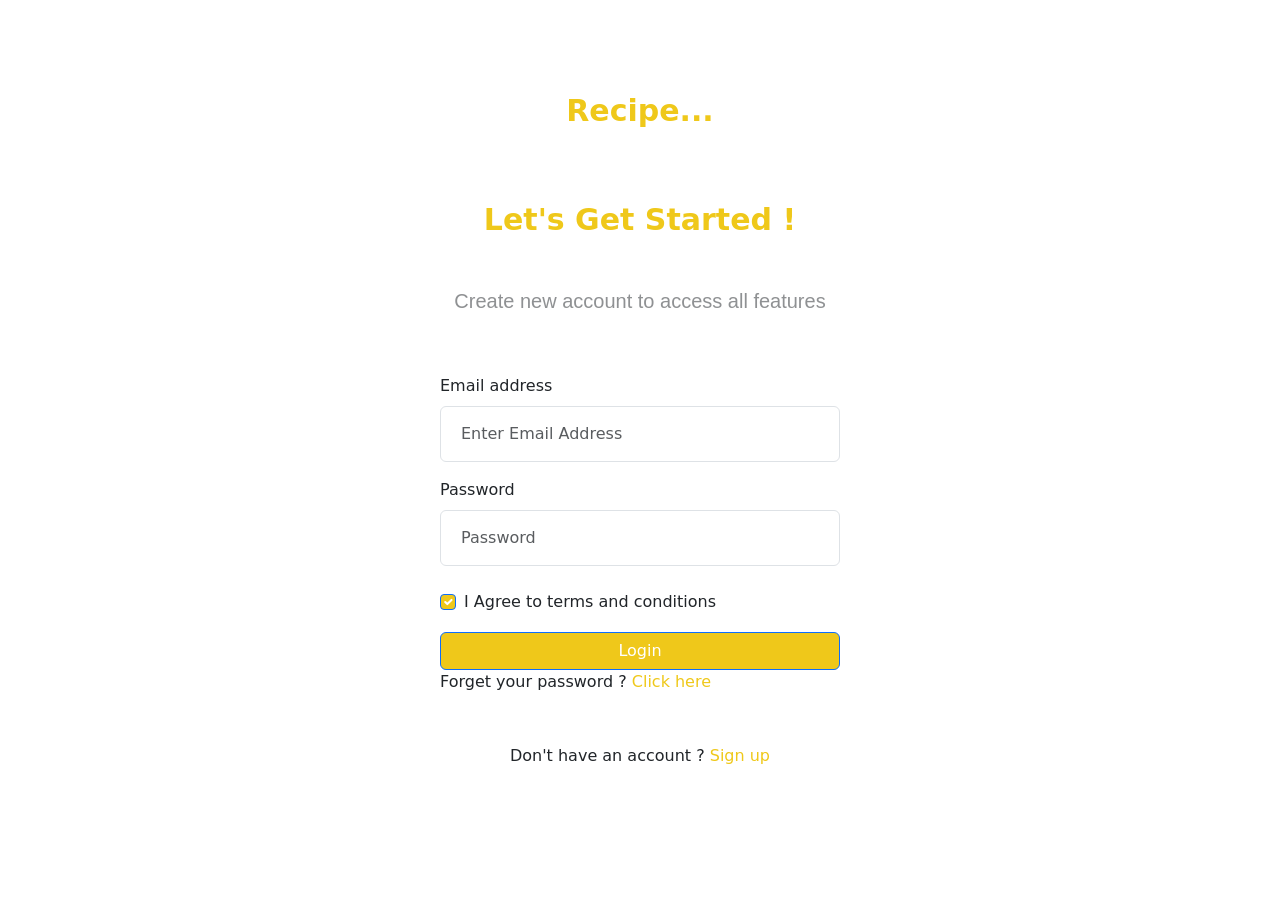
<file: application/views/login.html>
<!DOCTYPE html>
<html lang="en">
<head>
    <meta charset="UTF-8">
    <meta name="viewport" content="width=device-width, initial-scale=1.0">
    <title>Document</title>
    <link href="https://cdn.jsdelivr.net/npm/bootstrap@5.3.3/dist/css/bootstrap.min.css" rel="stylesheet" integrity="sha384-QWTKZyjpPEjISv5WaRU9OFeRpok6YctnYmDr5pNlyT2bRjXh0JMhjY6hW+ALEwIH" crossorigin="anonymous">
    <script src="https://cdn.jsdelivr.net/npm/bootstrap@5.3.3/dist/js/bootstrap.bundle.min.js" integrity="sha384-YvpcrYf0tY3lHB60NNkmXc5s9fDVZLESaAA55NDzOxhy9GkcIdslK1eN7N6jIeHz" crossorigin="anonymous"></script>
    <link rel="stylesheet" href="../../src/css/style.css">
</head>
<body>
        <div class="container justify-content-center d-flex mt-5 flex-column align-items-center">
            <div class="header  mb-2 ">
                <p style="float: none;margin-top: 40px;color: #EFC81A;font-size: 30px;font-weight: bold;">Recipe...</p>
              </div>
              <div class="header  mb-2">
                <p style="float: none;margin-top: 40px;color: #EFC81A;font-size: 30px;font-weight: bold;">Let's Get Started !</p>
              </div>
              <div class="header  mb-2">
                <p style="float: none;margin-top: 20px;margin-bottom: 50px;font-family: 'Poppins', sans-serif;font-size: 20px;opacity: 50%;">Create new account to access all features</p>
              </div>
              <div style="width: 400px;">
              <form action="menu.html">

                <div class="form-outline mb-3">
                    <label class="form-label" for="form2Example1">Email address</label>
                    <input type="email" id="form2Example1" class="form-control" placeholder="Enter Email Address" required/>
                </div>
              
                <!-- Password input -->
                <div class="form-outline mb-4">
                    <label class="form-label" for="form2Example2">Password</label>
                    <input type="password" id="form2Example2" class="form-control" placeholder="Password" required/>                 
                </div>
              
                <!-- 2 column grid layout for inline styling -->
                <div class="row mb-3">
                  <div class="col d-flex">
                    <!-- Checkbox -->
                    <div class="form-check">
                      <input class="form-check-input" type="checkbox" style="background-color: #EFC81A;" value="" id="form2Example31" checked required/>
                      <label class="form-check-label" for="form2Example31"> I Agree to terms and conditions </label>
                    </div>
                  </div>
                </div>

                <a href="menu.html" style="text-decoration:none;">
                <div class="d-grid gap-2 mx-auto">
                  
                  <button type="submit" class="btn btn-primary" style="background-color: #EFC81A;" data-bs-toggle="modal" data-bs-target="#exampleModal">
                    Login
                  </button>
                  
                </div>
                </a>
                Forget your password ? <a href="forgot_password.html" style="text-decoration: none;color: #EFC81A;">Click here</a>
                
              
                <!-- Register buttons -->
                <div class="text-center" style="margin-top: 50px;">
                  <p>Don't have an account ?<a href="register.html" style="text-decoration: none;color: #EFC81A;"> Sign up</a></p>
                </div>
              </form>
            </div>
        </div>
        <!-- Button trigger modal -->


<!-- Modal -->
</body>
</html>
</file>
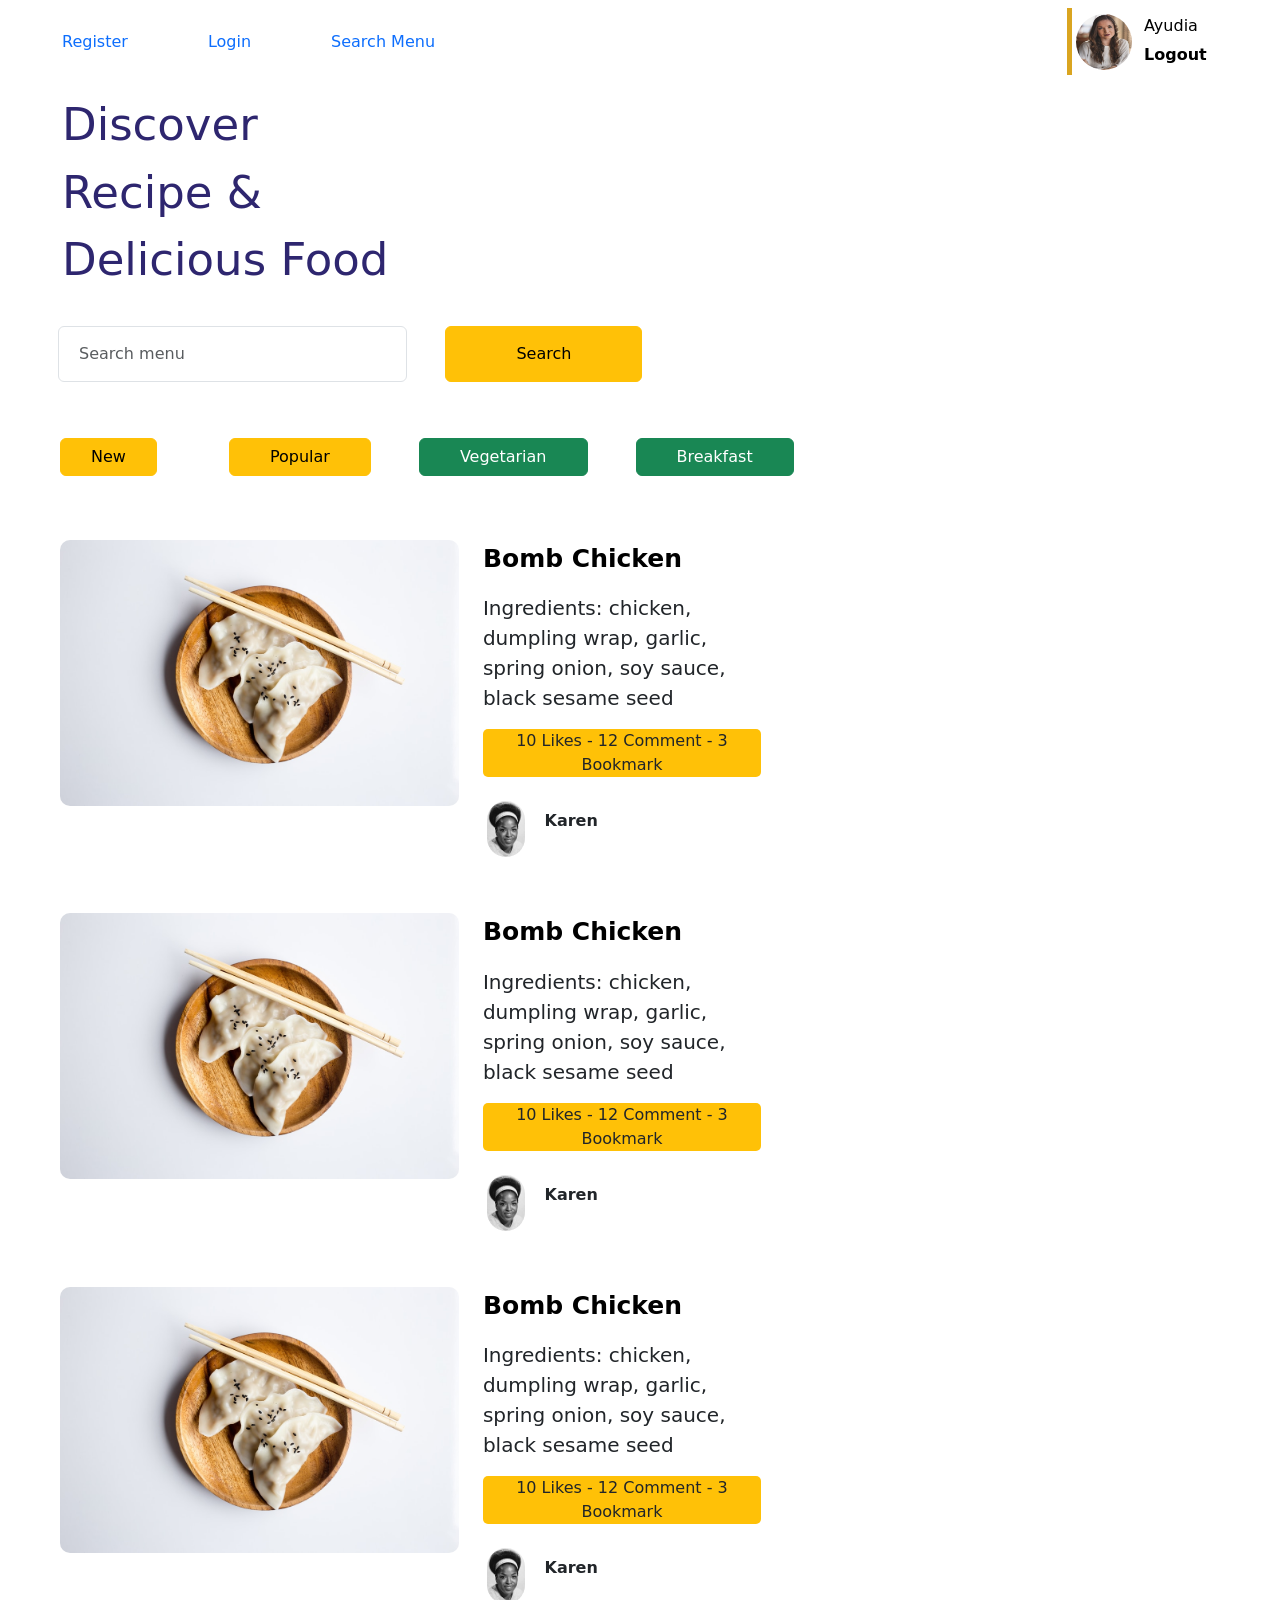
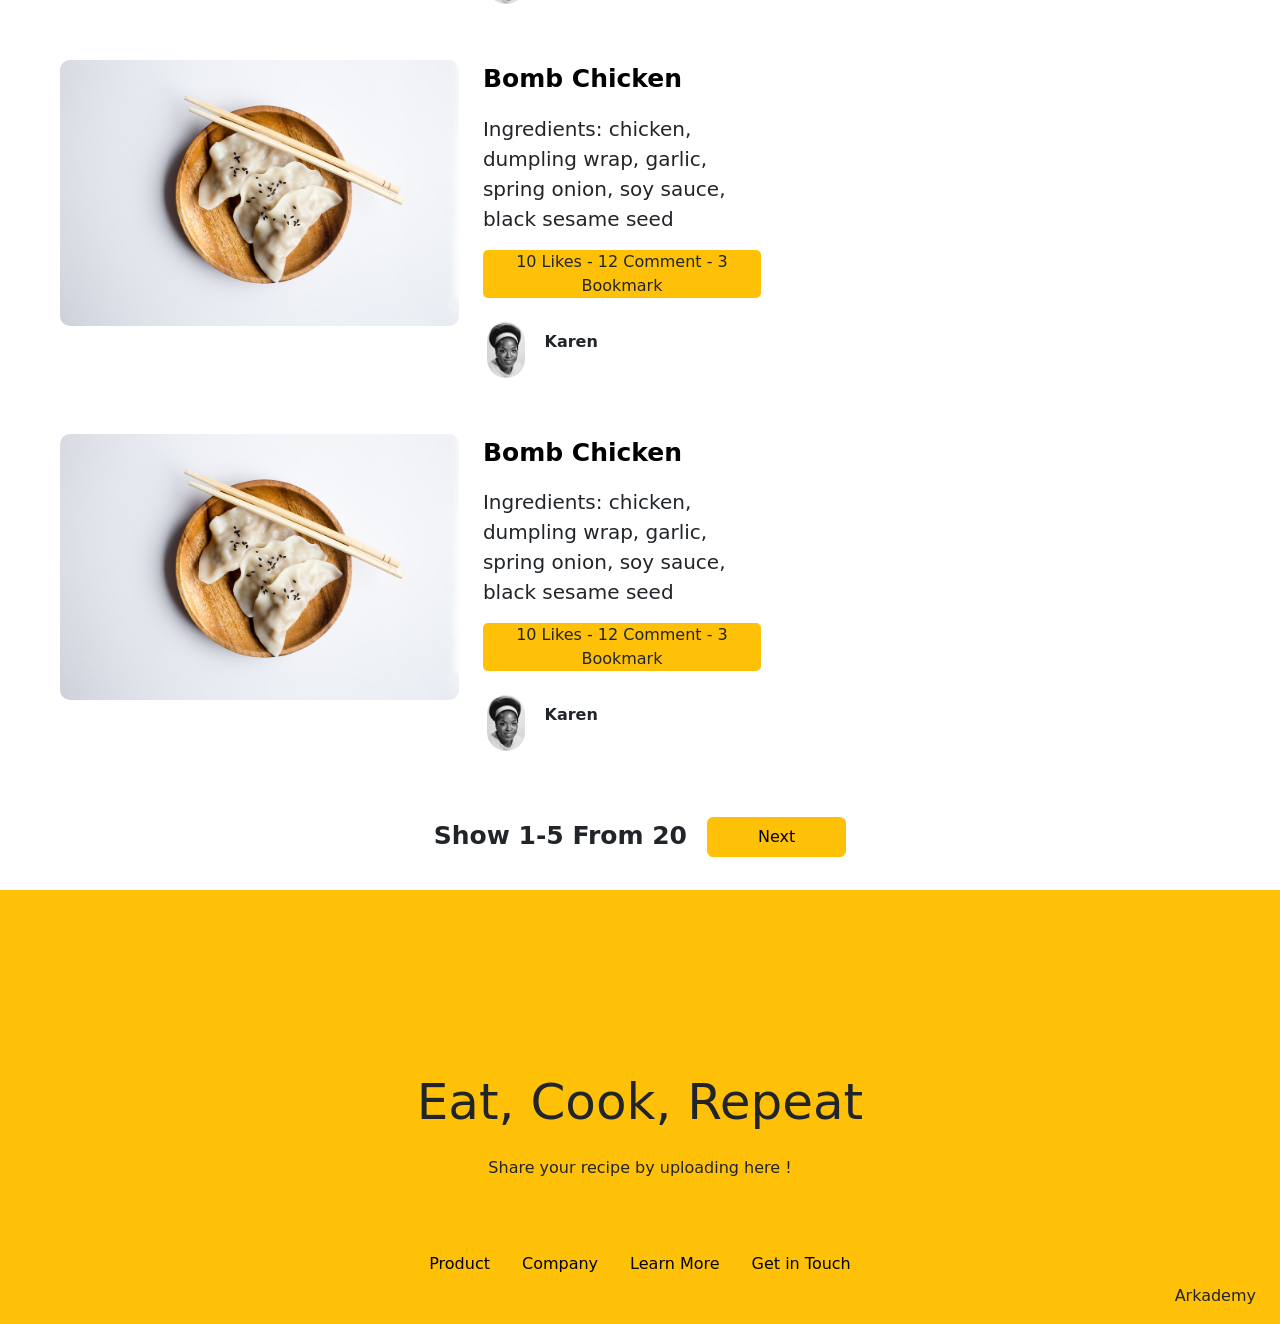
<file: application/views/menu.html>
<!DOCTYPE html>
<html lang="en">

<head>
	<meta charset="UTF-8">
	<meta name="viewport" content="width=device-width, initial-scale=1.0">
	<title>Recipe</title>
	<link href="https://cdn.jsdelivr.net/npm/bootstrap@5.3.3/dist/css/bootstrap.min.css" rel="stylesheet"
		integrity="sha384-QWTKZyjpPEjISv5WaRU9OFeRpok6YctnYmDr5pNlyT2bRjXh0JMhjY6hW+ALEwIH" crossorigin="anonymous">
	<script src="https://cdn.jsdelivr.net/npm/bootstrap@5.3.3/dist/js/bootstrap.bundle.min.js"
		integrity="sha384-YvpcrYf0tY3lHB60NNkmXc5s9fDVZLESaAA55NDzOxhy9GkcIdslK1eN7N6jIeHz"
		crossorigin="anonymous"></script>
		<link rel="stylesheet" href="../../src/css/style.css">
</head>

<body>
	<!-- navbar -->
	<nav class="navbar navbar-expand-lg">
		<div class="container-fluid">
            <ul class="nav navbar-nav">
			<li><a class="navbar text-decoration-none" href="register.html" style="margin-right: 80px;">Register</a></li>
            <li><a class="navbar text-decoration-none" href="login.html" style="margin-right: 80px;">Login</a></li>
            <li><a class="navbar text-decoration-none" href="menu.html" style="margin-right: 80px;">Search Menu</a></li>
            </ul>
			<div class="profile col-2 d-flex flow-row align-items-center"
				style="border-left-width: 5px; border-left-color: goldenrod; border-left-style: solid;">
				<img src="../public/tumbnail.png" class="img-thumbnail" style="height: 64px; width: 64px; border-radius: 100px;border-style: none;" alt="...">
				<div class="d-flex flex-column p-2">
					<a href="edit_profile.html" style="text-decoration: none;color: black;"><h6>Ayudia</h6></a>
					<a href="" style="text-decoration: none;color: black;" data-bs-toggle="modal" data-bs-target="#exampleModal" class="fw-bold">Logout</a>
				</div>
			</div>
		</div>
	</nav>

	<!-- content -->
	<div class="container-fluid d-flex flex-row mb-3 m-0">
        <div class="container d-flex flex-column mb-3 m-0 w-50">
            <p class="p-2" style="color: #2E266F;font-size: 45px;margin-left:30px;">Discover Recipe & Delicious Food</p>
            <div class="form-group p-2 mx-sm-3">
                <input type="text" style="margin-left: 10px;" class="form-control" id="Search" placeholder="Search menu">
            </div>
        </div>
        <div class="container d-flex align-items-end mb-4">
            <button type="submit" class="btn btn-warning " style="padding: 15px 70px 15px 70px; text-align: center;">Search</button>
        </div>
    </div>
	<div class="container d-flex flex-row mb-3 m-0">
		<button type="button" class="btn btn-warning my-3 m-5" style="padding-left: 30px; padding-right: 30px;">New</button>
		<button type="button" class="btn btn-warning my-3 m-4" style="padding-left: 40px; padding-right: 40px;">Popular</button>
		<button type="button" class="btn btn-success my-3 m-4" style="padding-left: 40px; padding-right: 40px;">Vegetarian</button>
		<button type="button" class="btn btn-success my-3 m-4" style="padding-left: 40px; padding-right: 40px;">Breakfast</button>
	</div>
    
    <div class="row m-5" style="width: 725px;">
		<div class="col-7 m-0">
			<img src="../public/recipe.jpeg" style="border-radius: 10px;" class="img-fluid" alt=""/>
		</div>
		<div class="col-5">
			<a href="detail_menu.html" style="text-decoration: none;color: black; font-size: 25px;font-weight: bold;padding-right: 75px;">Bomb Chicken</a>
			<p class="mt-3" style="font-size: 20px;">Ingredients: chicken, dumpling wrap, garlic, spring onion, soy sauce, black sesame seed</p>
			<p class="bg-warning" style="text-align: center; border-radius: 5px;">10 Likes - 12 Comment - 3 Bookmark</p>
			<div class="profile col-2 d-flex flow-row align-items-center">
				<img src="../public/tumb-recipe.png" class="img-thumbnail" style="height: 64px; width: 68px; border-radius: 100px;border-style: none;" alt="...">
				<div class="d-flex flex-column m-3">
					<p class="fw-bold">Karen</p>
				</div>
			</div>
		</div>
	</div>

	<div class="row m-5" style="width: 725px;">
		<div class="col-7 m-0">
			<img src="../public/recipe.jpeg" style="border-radius: 10px;" class="img-fluid" alt=""/>
		</div>
		<div class="col-5">
			<a href="detail_menu.html" style="text-decoration: none;color: black; font-size: 25px;font-weight: bold;padding-right: 75px;">Bomb Chicken</a>
			<p class="mt-3" style="font-size: 20px;">Ingredients: chicken, dumpling wrap, garlic, spring onion, soy sauce, black sesame seed</p>
			<p class="bg-warning" style="text-align: center; border-radius: 5px;">10 Likes - 12 Comment - 3 Bookmark</p>
			<div class="profile col-2 d-flex flow-row align-items-center">
				<img src="../public/tumb-recipe.png" class="img-thumbnail" style="height: 64px; width: 68px; border-radius: 100px;border-style: none;" alt="...">
				<div class="d-flex flex-column m-3">
					<p class="fw-bold">Karen</p>
				</div>
			</div>
		</div>
	</div>

	<div class="row m-5" style="width: 725px;">
		<div class="col-7 m-0">
			<img src="../public/recipe.jpeg" style="border-radius: 10px;" class="img-fluid" alt=""/>
		</div>
		<div class="col-5">
			<a href="detail_menu.html" style="text-decoration: none;color: black; font-size: 25px;font-weight: bold;padding-right: 75px;">Bomb Chicken</a>
			<p class="mt-3" style="font-size: 20px;">Ingredients: chicken, dumpling wrap, garlic, spring onion, soy sauce, black sesame seed</p>
			<p class="bg-warning" style="text-align: center; border-radius: 5px;">10 Likes - 12 Comment - 3 Bookmark</p>
			<div class="profile col-2 d-flex flow-row align-items-center">
				<img src="../public/tumb-recipe.png" class="img-thumbnail" style="height: 64px; width: 68px; border-radius: 100px;border-style: none;" alt="...">
				<div class="d-flex flex-column m-3">
					<p class="fw-bold">Karen</p>
				</div>
			</div>
		</div>
	</div>

	<div class="row m-5" style="width: 725px;">
		<div class="col-7 m-0">
			<img src="../public/recipe.jpeg" style="border-radius: 10px;" class="img-fluid" alt=""/>
		</div>
		<div class="col-5">
			<a href="detail_menu.html" style="text-decoration: none;color: black; font-size: 25px;font-weight: bold;padding-right: 75px;">Bomb Chicken</a>
			<p class="mt-3" style="font-size: 20px;">Ingredients: chicken, dumpling wrap, garlic, spring onion, soy sauce, black sesame seed</p>
			<p class="bg-warning" style="text-align: center; border-radius: 5px;">10 Likes - 12 Comment - 3 Bookmark</p>
			<div class="profile col-2 d-flex flow-row align-items-center">
				<img src="../public/tumb-recipe.png" class="img-thumbnail" style="height: 64px; width: 68px; border-radius: 100px;border-style: none;" alt="...">
				<div class="d-flex flex-column m-3">
					<p class="fw-bold">Karen</p>
				</div>
			</div>
		</div>
	</div>

	<div class="row m-5" style="width: 725px;">
		<div class="col-7 m-0">
			<img src="../public/recipe.jpeg" style="border-radius: 10px;" class="img-fluid" alt=""/>
		</div>
		<div class="col-5">
			<a href="detail_menu.html" style="text-decoration: none;color: black; font-size: 25px;font-weight: bold;padding-right: 75px;">Bomb Chicken</a>
			<p class="mt-3" style="font-size: 20px;">Ingredients: chicken, dumpling wrap, garlic, spring onion, soy sauce, black sesame seed</p>
			<p class="bg-warning" style="text-align: center; border-radius: 5px;">10 Likes - 12 Comment - 3 Bookmark</p>
			<div class="profile col-2 d-flex flow-row align-items-center">
				<img src="../public/tumb-recipe.png" class="img-thumbnail" style="height: 64px; width: 68px; border-radius: 100px;border-style: none;" alt="...">
				<div class="d-flex flex-column m-3">
					<p class="fw-bold">Karen</p>
				</div>
			</div>
		</div>
	</div>

	<div class="container-fluid d-flex flex-row justify-content-center">
		<p style="text-align: center;font-size: 25px;font-weight: bold;margin-top: 10px;margin-bottom: 35px;">Show 1-5 From 20</p>
		<div class="align-items-center">
            <button type="submit" class="btn btn-warning " style="margin-top: 10px; margin-left: 20px; padding: 7px 50px 7px 50px;">Next</button>
        </div>
	</div>

	<footer>
		<div class="container-fluid d-flex bg-warning w-100" style="margin-left: 0;margin-right: 0; padding-top: 175px;">
			<div class="container-fluid d-flex flex-column align-items-center">
				<p style="font-size: 50px;">Eat, Cook, Repeat</p>
				<p>Share your recipe by uploading here !</p>
				<ul class="nav mt-5">
					<li class="nav-item">
					  <a class="nav-link text-black" href="#">Product</a>
					</li>
					<li class="nav-item">
					  <a class="nav-link text-black" href="#">Company</a>
					</li>
					<li class="nav-item">
					  <a class="nav-link text-black" href="#">Learn More</a>
					</li>
					<li class="nav-item">
					  <a class="nav-link text-black" href="#">Get in Touch</a>
					</li>
				  </ul>
				  <p style="align-self: flex-end;">Arkademy</p>
			</div>
		</div>
	</footer>
</body>

<div class="modal fade" id="exampleModal" tabindex="-1" aria-labelledby="exampleModalLabel" aria-hidden="true">
    <div class="modal-dialog modal-dialog-centered">
      <div class="modal-content">
        <div class="modal-body" style="padding: 60px 60px 60px 60px;">
        <p class="modal-title fs-2 text-lg-center" style="color: #EFC81A;font-weight: bold;" id="exampleModalLabel">You want to logout?</p>
        </div>
          <button type="button" class="btn btn-primary" style="width: 75%;margin-left: auto; margin-right: auto;margin-bottom: 30px; background-color: #EFC81A;"  data-bs-dismiss="modal">
            Yes
          </button>
          <button type="button" class="btn btn-primary" style="width: 75%;margin-left: auto; margin-right: auto;margin-bottom: 30px; background-color: lightgrey;"  data-bs-dismiss="modal">
            Cancel
          </button>
      </div>
    </div>
  </div>


</html>
</file>
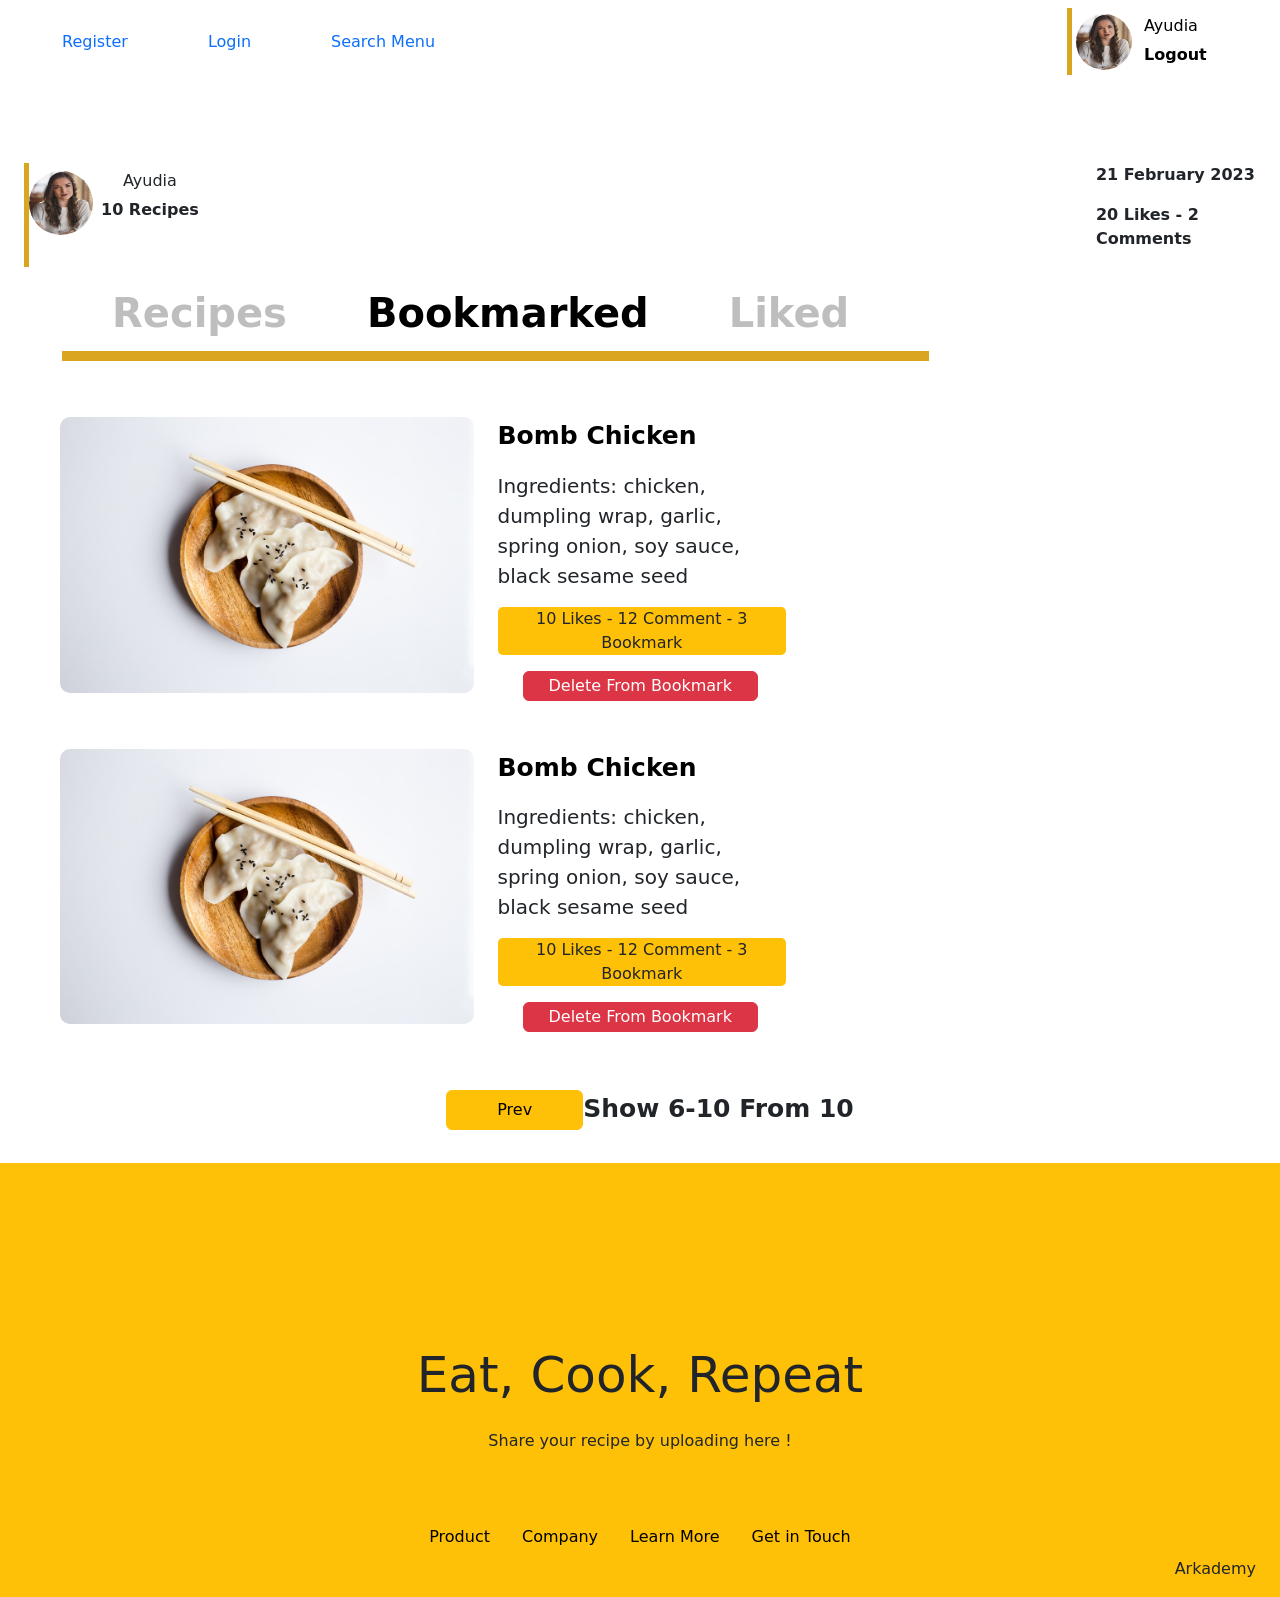
<file: application/views/profile_bookmark.html>
<!DOCTYPE html>
<html lang="en">

<head>
	<meta charset="UTF-8">
	<meta name="viewport" content="width=device-width, initial-scale=1.0">
	<title>Recipe</title>
	<link href="https://cdn.jsdelivr.net/npm/bootstrap@5.3.3/dist/css/bootstrap.min.css" rel="stylesheet"
		integrity="sha384-QWTKZyjpPEjISv5WaRU9OFeRpok6YctnYmDr5pNlyT2bRjXh0JMhjY6hW+ALEwIH" crossorigin="anonymous">
	<script src="https://cdn.jsdelivr.net/npm/bootstrap@5.3.3/dist/js/bootstrap.bundle.min.js"
		integrity="sha384-YvpcrYf0tY3lHB60NNkmXc5s9fDVZLESaAA55NDzOxhy9GkcIdslK1eN7N6jIeHz"
		crossorigin="anonymous"></script>
	<link rel="stylesheet" href="../../src/css/style.css">
</head>

<body>
	<!-- navbar -->
	<nav class="navbar navbar-expand-lg">
		<div class="container-fluid">
            <ul class="nav navbar-nav">
			<li><a class="navbar text-decoration-none" href="register.html" style="margin-right: 80px;">Register</a></li>
            <li><a class="navbar text-decoration-none" href="login.html" style="margin-right: 80px;">Login</a></li>
            <li><a class="navbar text-decoration-none" href="menu.html" style="margin-right: 80px;">Search Menu</a></li>
            </ul>
			<div class="profile col-2 d-flex flow-row align-items-center"
				style="border-left-width: 5px; border-left-color: goldenrod; border-left-style: solid;">
				<img src="../public/tumbnail.png" class="img-thumbnail" style="height: 64px; width: 64px; border-radius: 100px;border-style: none;" alt="...">
				<div class="d-flex flex-column p-2">
					<a href="edit_profile.html" style="text-decoration: none;color: black;"><h6>Ayudia</h6></a>
					<a href="" style="text-decoration: none;color: black;" data-bs-toggle="modal" data-bs-target="#exampleModal" class="fw-bold">Logout</a>
				</div>
			</div>
		</div>
	</nav>

    <div class="container-fluid d-flex justify-content-between w-100" style="width: 1500px; margin-top: 80px;margin-left: 0;margin-right: 200px;">
        <div class="container-fluid d-flex">
            <div class="d-flex" style="border-left-width: 5px; border-left-color: goldenrod; border-left-style: solid;"></div>
            <img src="../public/tumbnail.png" class="img-fluid mt-2" style="height: 64px; width: 64px; border-radius: 100px;border-style: none;" alt="...">
            <div class="d-flex flex-column p-2 align-items-center">
                <h6 class="">Ayudia</h6>
                <p class="text-center fw-bolder">10 Recipes</p>
            </div>
        </div>
        <div class="d-flex flex-column" style="width: 200px;">
                <p class="fw-bold">21 February 2023</p>
                <p class="fw-bold">20 Likes - 2 Comments</p>
        </div>
    
    </div>

    <nav class="navbar navbar-expand-lg">
		<div class="container-fluid">
            <ul class="nav navbar-nav" style="border-bottom-width: 10px; border-bottom-color: goldenrod; border-bottom-style: solid;">
			<li><a class="navbar text-decoration-none disabled" href="profile_recipe.html" style="margin-left:50px;margin-right: 80px; color: black;font-size: 40px; font-weight: bold;opacity: 25%;">Recipes</a></li>
            <li><a class="navbar text-decoration-none disabled" href="profile_bookmark.html" style="margin-right: 80px; color: black;font-size: 40px; font-weight: bold;">Bookmarked</a></li>
            <li><a class="navbar text-decoration-none disabled" href="" style="margin-right: 80px; color: black;font-size: 40px; font-weight: bold;opacity: 25%;">Liked</a></li>
            </ul>
		</div>
	</nav>

	<!-- content -->
    
    <div class="row m-5" style="width: 750px;">
		<div class="col-7 m-0">
			<img src="../public/recipe.jpeg" style="border-radius: 10px;" class="img-fluid" alt=""/>
		</div>
		<div class="col-5">
			<a href="detail_menu.html" style="text-decoration: none;color: black; font-size: 25px;font-weight: bold;padding-right: 75px;">Bomb Chicken</a>
			<p class="mt-3" style="font-size: 20px;">Ingredients: chicken, dumpling wrap, garlic, spring onion, soy sauce, black sesame seed</p>
			<p class="bg-warning" style="text-align: center; border-radius: 5px;">10 Likes - 12 Comment - 3 Bookmark</p>
			<div class="profile d-flex flow-row align-items-center">
				
                <button type="submit" class="btn btn-danger " style="padding: 2px 25px 2px 25px;margin-left: 25px;">Delete From Bookmark</button>
			</div>
		</div>
	</div>

    <div class="row m-5" style="width: 750px;">
		<div class="col-7 m-0">
			<img src="../public/recipe.jpeg" style="border-radius: 10px;" class="img-fluid" alt=""/>
		</div>
		<div class="col-5">
			<a href="detail_menu.html" style="text-decoration: none;color: black; font-size: 25px;font-weight: bold;padding-right: 75px;">Bomb Chicken</a>
			<p class="mt-3" style="font-size: 20px;">Ingredients: chicken, dumpling wrap, garlic, spring onion, soy sauce, black sesame seed</p>
			<p class="bg-warning" style="text-align: center; border-radius: 5px;">10 Likes - 12 Comment - 3 Bookmark</p>
			<div class="profile d-flex flow-row align-items-center">
                <button type="submit" class="btn btn-danger " style="padding: 2px 25px 2px 25px;margin-left: 25px;">Delete From Bookmark</button>
			</div>
		</div>
	</div>


	<div class="container-fluid d-flex flex-row justify-content-center">
        <div class="align-items-center">
            <button type="submit" class="btn btn-warning " style="margin-top: 10px; margin-left: 20px; padding: 7px 50px 7px 50px;">Prev</button>
        </div>
		<p style="text-align: center;font-size: 25px;font-weight: bold;margin-top: 10px;margin-bottom: 35px;">Show 6-10 From 10</p>
	</div>

	<footer>
		<div class="container-fluid d-flex bg-warning w-100" style="margin-left: 0;margin-right: 0; padding-top: 175px;">
			<div class="container-fluid d-flex flex-column align-items-center">
				<p style="font-size: 50px;">Eat, Cook, Repeat</p>
				<p>Share your recipe by uploading here !</p>
				<ul class="nav mt-5">
					<li class="nav-item">
					  <a class="nav-link text-black" href="#">Product</a>
					</li>
					<li class="nav-item">
					  <a class="nav-link text-black" href="#">Company</a>
					</li>
					<li class="nav-item">
					  <a class="nav-link text-black" href="#">Learn More</a>
					</li>
					<li class="nav-item">
					  <a class="nav-link text-black" href="#">Get in Touch</a>
					</li>
				  </ul>
				  <p style="align-self: flex-end;">Arkademy</p>
			</div>
		</div>
	</footer>
</body>

<div class="modal fade" id="exampleModal" tabindex="-1" aria-labelledby="exampleModalLabel" aria-hidden="true">
    <div class="modal-dialog modal-dialog-centered">
      <div class="modal-content">
        <div class="modal-body" style="padding: 60px 60px 60px 60px;">
        <p class="modal-title fs-2 text-lg-center" style="color: #EFC81A;font-weight: bold;" id="exampleModalLabel">You want to logout?</p>
        </div>
          <button type="button" class="btn btn-primary" style="width: 75%;margin-left: auto; margin-right: auto;margin-bottom: 30px; background-color: #EFC81A;"  data-bs-dismiss="modal">
            Yes
          </button>
          <button type="button" class="btn btn-primary" style="width: 75%;margin-left: auto; margin-right: auto;margin-bottom: 30px; background-color: lightgrey;"  data-bs-dismiss="modal">
            Cancel
          </button>
      </div>
    </div>
  </div>


</html>
</file>
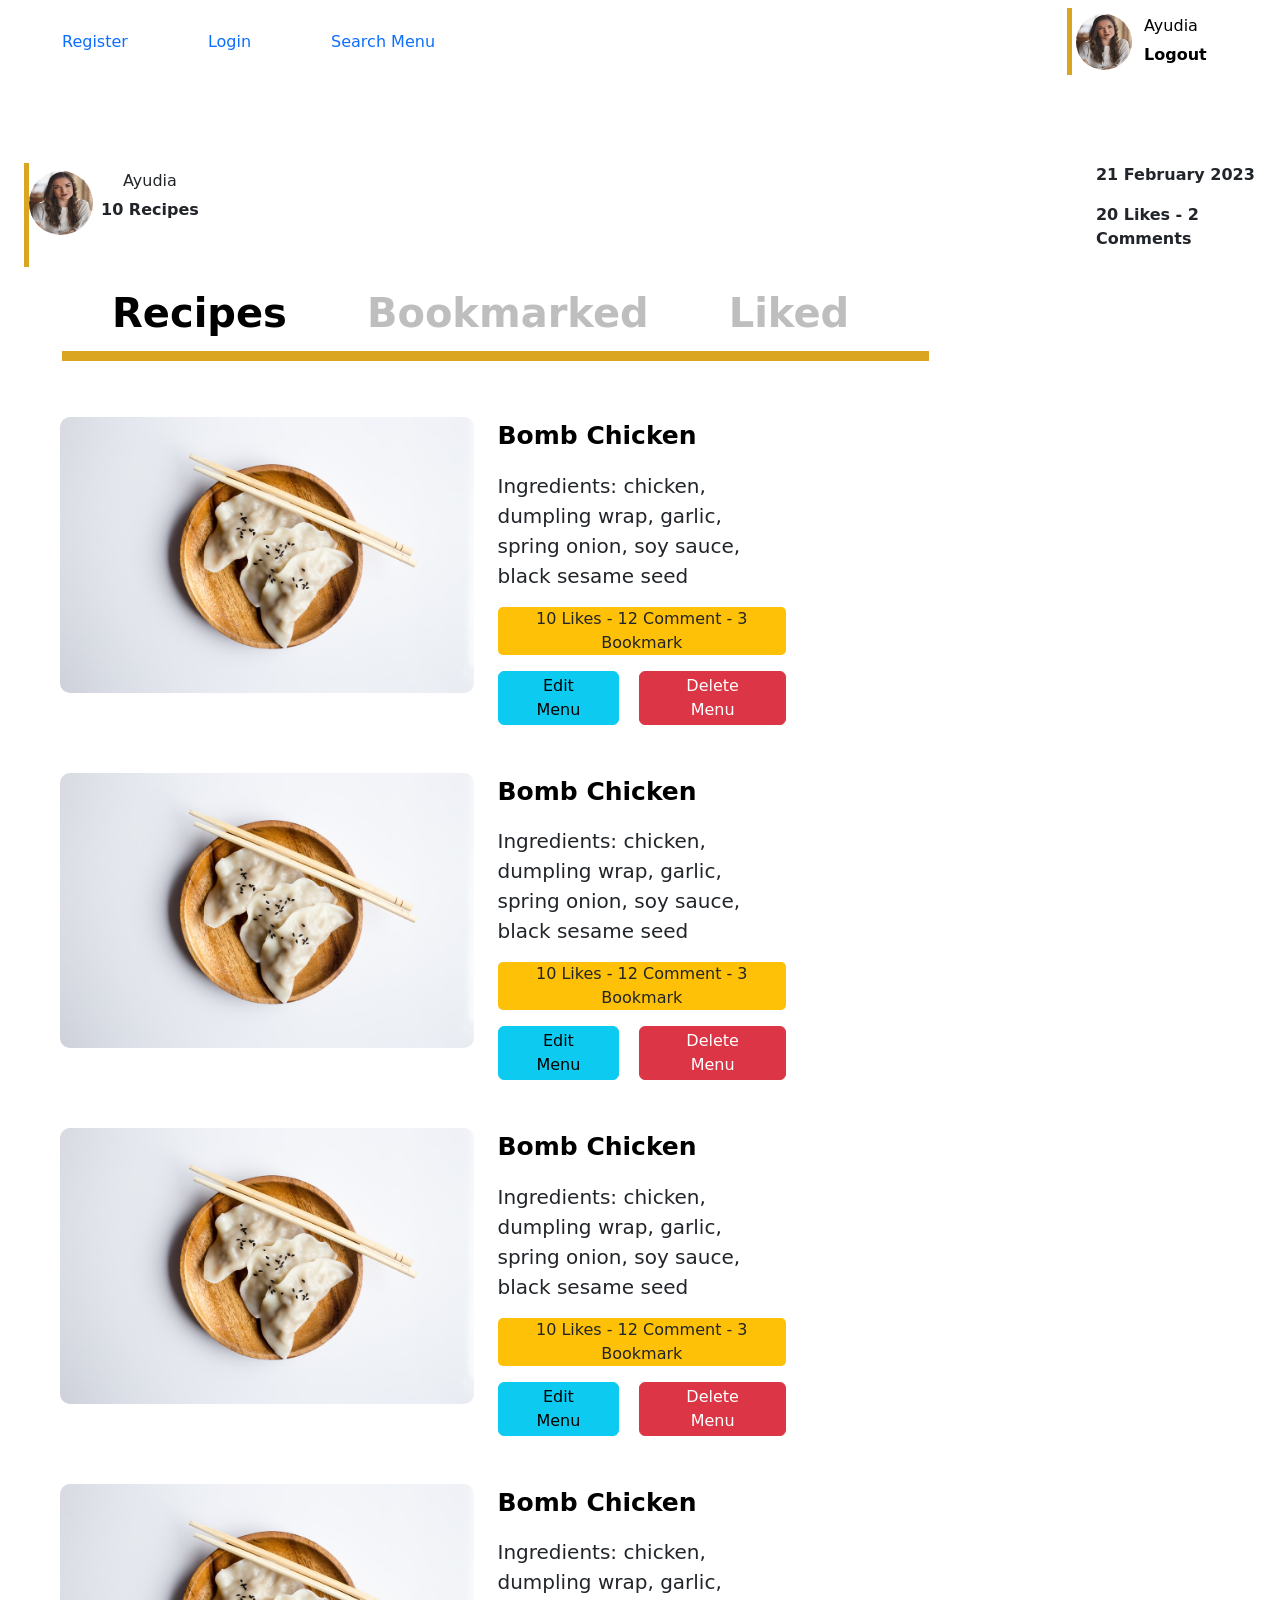
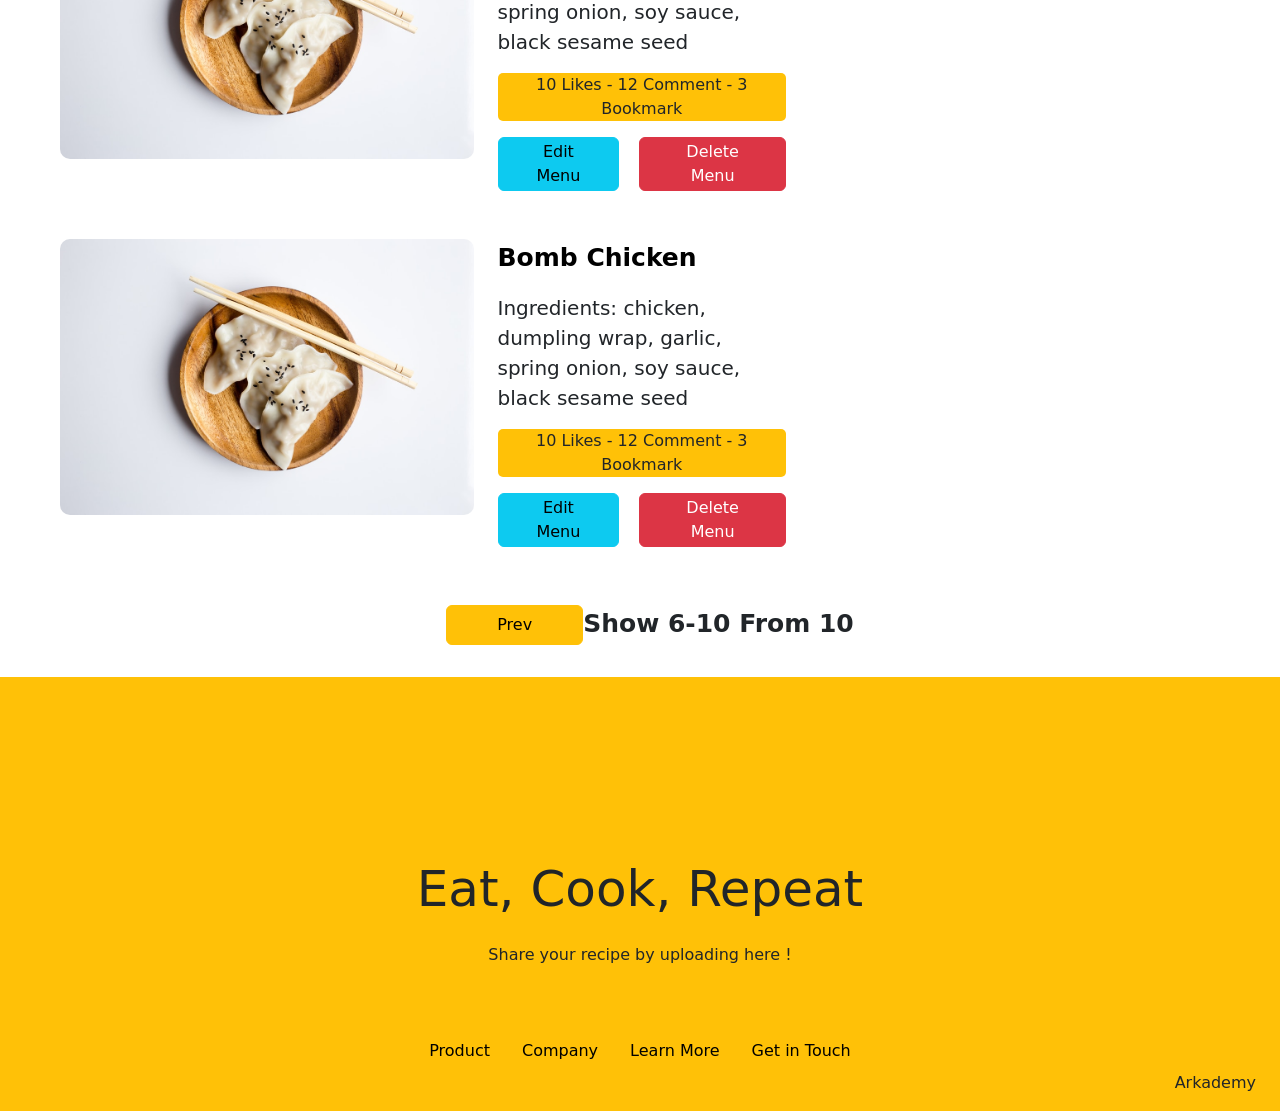
<file: application/views/profile_recipe.html>
<!DOCTYPE html>
<html lang="en">

<head>
	<meta charset="UTF-8">
	<meta name="viewport" content="width=device-width, initial-scale=1.0">
	<title>Recipe</title>
	<link href="https://cdn.jsdelivr.net/npm/bootstrap@5.3.3/dist/css/bootstrap.min.css" rel="stylesheet"
		integrity="sha384-QWTKZyjpPEjISv5WaRU9OFeRpok6YctnYmDr5pNlyT2bRjXh0JMhjY6hW+ALEwIH" crossorigin="anonymous">
	<script src="https://cdn.jsdelivr.net/npm/bootstrap@5.3.3/dist/js/bootstrap.bundle.min.js"
		integrity="sha384-YvpcrYf0tY3lHB60NNkmXc5s9fDVZLESaAA55NDzOxhy9GkcIdslK1eN7N6jIeHz"
		crossorigin="anonymous"></script>
</head>
<link rel="stylesheet" href="../../src/css/style.css">
<body>
	<!-- navbar -->
	<nav class="navbar navbar-expand-lg">
		<div class="container-fluid">
            <ul class="nav navbar-nav">
			<li><a class="navbar text-decoration-none" href="register.html" style="margin-right: 80px;">Register</a></li>
            <li><a class="navbar text-decoration-none" href="login.html" style="margin-right: 80px;">Login</a></li>
            <li><a class="navbar text-decoration-none" href="menu.html" style="margin-right: 80px;">Search Menu</a></li>
            </ul>
			<div class="profile col-2 d-flex flow-row align-items-center"
				style="border-left-width: 5px; border-left-color: goldenrod; border-left-style: solid;">
				<img src="../public/tumbnail.png" class="img-thumbnail" style="height: 64px; width: 64px; border-radius: 100px;border-style: none;" alt="...">
				<div class="d-flex flex-column p-2">
					<a href="edit_profile.html" style="text-decoration: none;color: black;"><h6>Ayudia</h6></a>
					<a href="" style="text-decoration: none;color: black;" data-bs-toggle="modal" data-bs-target="#exampleModal" class="fw-bold">Logout</a>
				</div>
			</div>
		</div>
	</nav>

    <div class="container-fluid d-flex justify-content-between w-100" style="width: 1500px; margin-top: 80px;margin-left: 0;margin-right: 200px;">
        <div class="container-fluid d-flex">
            <div class="d-flex" style="border-left-width: 5px; border-left-color: goldenrod; border-left-style: solid;"></div>
            <img src="../public/tumbnail.png" class="img-fluid mt-2" style="height: 64px; width: 64px; border-radius: 100px;border-style: none;" alt="...">
            <div class="d-flex flex-column p-2 align-items-center">
                <h6 class="">Ayudia</h6>
                <p class="text-center fw-bolder">10 Recipes</p>
            </div>
        </div>
        <div class="d-flex flex-column" style="width: 200px;">
                <p class="fw-bold">21 February 2023</p>
                <p class="fw-bold">20 Likes - 2 Comments</p>
        </div>
    
    </div>

    <nav class="navbar navbar-expand-lg">
		<div class="container-fluid">
            <ul class="nav navbar-nav" style="border-bottom-width: 10px; border-bottom-color: goldenrod; border-bottom-style: solid;">
			<li><a class="navbar text-decoration-none disabled" href="profile_recipe.html" style="margin-left:50px;margin-right: 80px; color: black;font-size: 40px; font-weight: bold;">Recipes</a></li>
            <li><a class="navbar text-decoration-none disabled" href="profile_bookmark.html" style="margin-right: 80px; color: black;font-size: 40px; font-weight: bold;opacity: 25%;">Bookmarked</a></li>
            <li><a class="navbar text-decoration-none disabled" href="" style="margin-right: 80px; color: black;font-size: 40px; font-weight: bold;opacity: 25%;">Liked</a></li>
            </ul>
		</div>
	</nav>

	<!-- content -->
    
    <div class="row m-5" style="width: 750px;">
		<div class="col-7 m-0">
			<img src="../public/recipe.jpeg" style="border-radius: 10px;" class="img-fluid" alt=""/>
		</div>
		<div class="col-5">
			<a href="detail_menu.html" style="text-decoration: none;color: black; font-size: 25px;font-weight: bold;padding-right: 75px;">Bomb Chicken</a>
			<p class="mt-3" style="font-size: 20px;">Ingredients: chicken, dumpling wrap, garlic, spring onion, soy sauce, black sesame seed</p>
			<p class="bg-warning" style="text-align: center; border-radius: 5px;">10 Likes - 12 Comment - 3 Bookmark</p>
			<div class="profile d-flex flow-row align-items-center">
				<a style="text-decoration: none; color: black;" href="edit_menu.html">
					<button type="submit" class="btn btn-info " style="padding: 2px 25px 2px 25px; margin-right: 20px;">Edit Menu</button>
				</a>
                <button type="submit" class="btn btn-danger " style="padding: 2px 25px 2px 25px;">Delete Menu</button>
			</div>
		</div>
	</div>

    <div class="row m-5" style="width: 750px;">
		<div class="col-7 m-0">
			<img src="../public/recipe.jpeg" style="border-radius: 10px;" class="img-fluid" alt=""/>
		</div>
		<div class="col-5">
			<a href="detail_menu.html" style="text-decoration: none;color: black; font-size: 25px;font-weight: bold;padding-right: 75px;">Bomb Chicken</a>
			<p class="mt-3" style="font-size: 20px;">Ingredients: chicken, dumpling wrap, garlic, spring onion, soy sauce, black sesame seed</p>
			<p class="bg-warning" style="text-align: center; border-radius: 5px;">10 Likes - 12 Comment - 3 Bookmark</p>
			<div class="profile d-flex flow-row align-items-center">
				<a style="text-decoration: none; color: black;" href="edit_menu.html">
					<button type="submit" class="btn btn-info " style="padding: 2px 25px 2px 25px; margin-right: 20px;">Edit Menu</button>
				</a>
                <button type="submit" class="btn btn-danger " style="padding: 2px 25px 2px 25px;">Delete Menu</button>
			</div>
		</div>
	</div>

    <div class="row m-5" style="width: 750px;">
		<div class="col-7 m-0">
			<img src="../public/recipe.jpeg" style="border-radius: 10px;" class="img-fluid" alt=""/>
		</div>
		<div class="col-5">
			<a href="detail_menu.html" style="text-decoration: none;color: black; font-size: 25px;font-weight: bold;padding-right: 75px;">Bomb Chicken</a>
			<p class="mt-3" style="font-size: 20px;">Ingredients: chicken, dumpling wrap, garlic, spring onion, soy sauce, black sesame seed</p>
			<p class="bg-warning" style="text-align: center; border-radius: 5px;">10 Likes - 12 Comment - 3 Bookmark</p>
			<div class="profile d-flex flow-row align-items-center">
				<a style="text-decoration: none; color: black;" href="edit_menu.html">
					<button type="submit" class="btn btn-info " style="padding: 2px 25px 2px 25px; margin-right: 20px;">Edit Menu</button>
				</a>
                <button type="submit" class="btn btn-danger " style="padding: 2px 25px 2px 25px;">Delete Menu</button>
			</div>
		</div>
	</div>

    <div class="row m-5" style="width: 750px;">
		<div class="col-7 m-0">
			<img src="../public/recipe.jpeg" style="border-radius: 10px;" class="img-fluid" alt=""/>
		</div>
		<div class="col-5">
			<a href="detail_menu.html" style="text-decoration: none;color: black; font-size: 25px;font-weight: bold;padding-right: 75px;">Bomb Chicken</a>
			<p class="mt-3" style="font-size: 20px;">Ingredients: chicken, dumpling wrap, garlic, spring onion, soy sauce, black sesame seed</p>
			<p class="bg-warning" style="text-align: center; border-radius: 5px;">10 Likes - 12 Comment - 3 Bookmark</p>
			<div class="profile d-flex flow-row align-items-center">
				<a style="text-decoration: none; color: black;" href="edit_menu.html">
					<button type="submit" class="btn btn-info " style="padding: 2px 25px 2px 25px; margin-right: 20px;">Edit Menu</button>
				</a>
                <button type="submit" class="btn btn-danger " style="padding: 2px 25px 2px 25px;">Delete Menu</button>
			</div>
		</div>
	</div>

    <div class="row m-5" style="width: 750px;">
		<div class="col-7 m-0">
			<img src="../public/recipe.jpeg" style="border-radius: 10px;" class="img-fluid" alt=""/>
		</div>
		<div class="col-5">
			<a href="detail_menu.html" style="text-decoration: none;color: black; font-size: 25px;font-weight: bold;padding-right: 75px;">Bomb Chicken</a>
			<p class="mt-3" style="font-size: 20px;">Ingredients: chicken, dumpling wrap, garlic, spring onion, soy sauce, black sesame seed</p>
			<p class="bg-warning" style="text-align: center; border-radius: 5px;">10 Likes - 12 Comment - 3 Bookmark</p>
			<div class="profile d-flex flow-row align-items-center">
				<a style="text-decoration: none; color: black;" href="edit_menu.html">
					<button type="submit" class="btn btn-info " style="padding: 2px 25px 2px 25px; margin-right: 20px;">Edit Menu</button>
				</a>
                <button type="submit" class="btn btn-danger " style="padding: 2px 25px 2px 25px;">Delete Menu</button>
			</div>
		</div>
	</div>

	<div class="container-fluid d-flex flex-row justify-content-center">
        <div class="align-items-center">
            <button type="submit" class="btn btn-warning " style="margin-top: 10px; margin-left: 20px; padding: 7px 50px 7px 50px;">Prev</button>
        </div>
		<p style="text-align: center;font-size: 25px;font-weight: bold;margin-top: 10px;margin-bottom: 35px;">Show 6-10 From 10</p>
	</div>

	<footer>
		<div class="container-fluid d-flex bg-warning w-100" style="margin-left: 0;margin-right: 0; padding-top: 175px;">
			<div class="container-fluid d-flex flex-column align-items-center">
				<p style="font-size: 50px;">Eat, Cook, Repeat</p>
				<p>Share your recipe by uploading here !</p>
				<ul class="nav mt-5">
					<li class="nav-item">
					  <a class="nav-link text-black" href="#">Product</a>
					</li>
					<li class="nav-item">
					  <a class="nav-link text-black" href="#">Company</a>
					</li>
					<li class="nav-item">
					  <a class="nav-link text-black" href="#">Learn More</a>
					</li>
					<li class="nav-item">
					  <a class="nav-link text-black" href="#">Get in Touch</a>
					</li>
				  </ul>
				  <p style="align-self: flex-end;">Arkademy</p>
			</div>
		</div>
	</footer>
</body>

<div class="modal fade" id="exampleModal" tabindex="-1" aria-labelledby="exampleModalLabel" aria-hidden="true">
    <div class="modal-dialog modal-dialog-centered">
      <div class="modal-content">
        <div class="modal-body" style="padding: 60px 60px 60px 60px;">
        <p class="modal-title fs-2 text-lg-center" style="color: #EFC81A;font-weight: bold;" id="exampleModalLabel">You want to logout?</p>
        </div>
          <button type="button" class="btn btn-primary" style="width: 75%;margin-left: auto; margin-right: auto;margin-bottom: 30px; background-color: #EFC81A;"  data-bs-dismiss="modal">
            Yes
          </button>
          <button type="button" class="btn btn-primary" style="width: 75%;margin-left: auto; margin-right: auto;margin-bottom: 30px; background-color: lightgrey;"  data-bs-dismiss="modal">
            Cancel
          </button>
      </div>
    </div>
  </div>

</html>
</file>
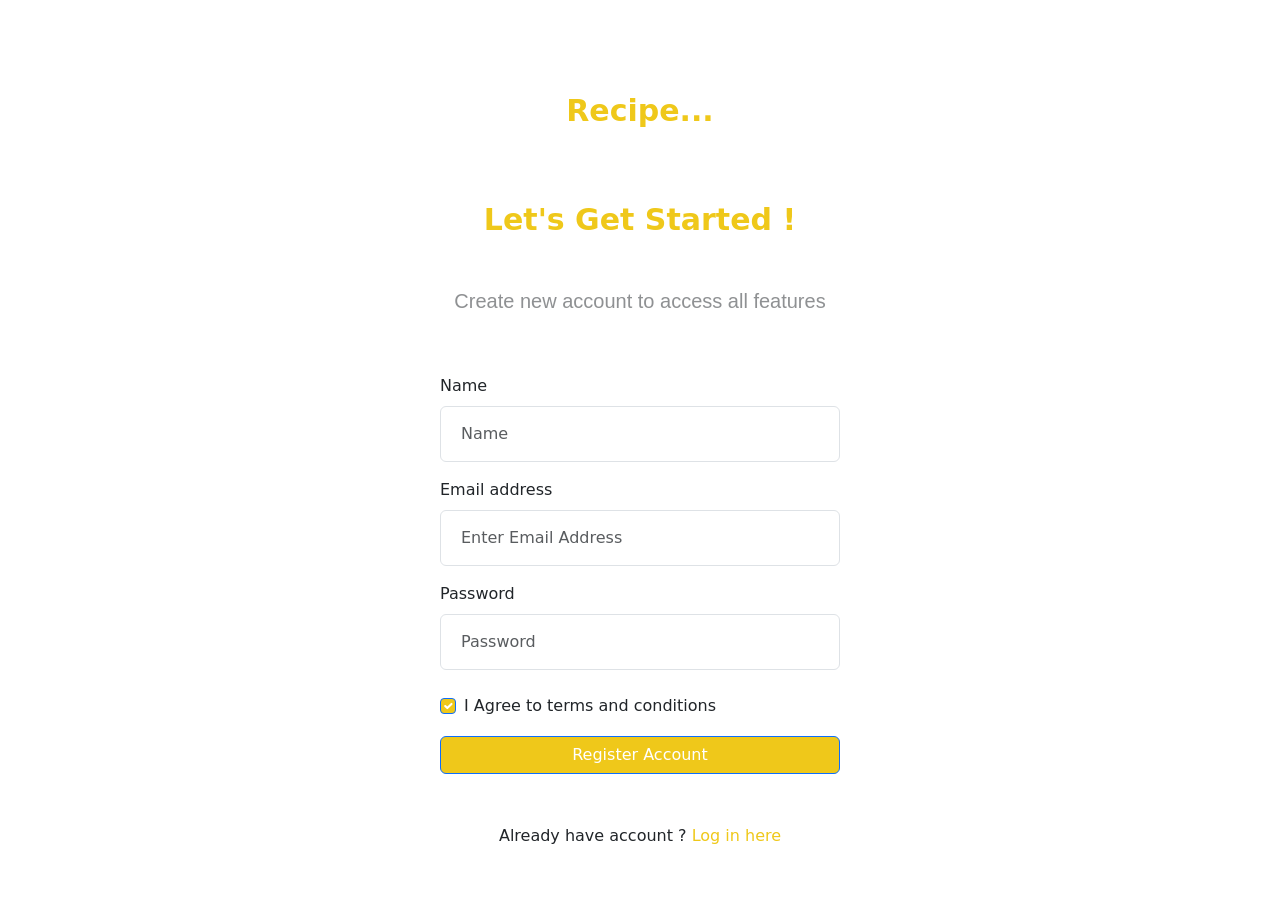
<file: application/views/register.html>
<!DOCTYPE html>
<html lang="en">
<head>
    <meta charset="UTF-8">
    <meta name="viewport" content="width=device-width, initial-scale=1.0">
    <title>Document</title>
    <link href="https://cdn.jsdelivr.net/npm/bootstrap@5.3.3/dist/css/bootstrap.min.css" rel="stylesheet" integrity="sha384-QWTKZyjpPEjISv5WaRU9OFeRpok6YctnYmDr5pNlyT2bRjXh0JMhjY6hW+ALEwIH" crossorigin="anonymous">
    <script src="https://cdn.jsdelivr.net/npm/bootstrap@5.3.3/dist/js/bootstrap.bundle.min.js" integrity="sha384-YvpcrYf0tY3lHB60NNkmXc5s9fDVZLESaAA55NDzOxhy9GkcIdslK1eN7N6jIeHz" crossorigin="anonymous"></script>
    <link rel="stylesheet" href="../../src/css/style.css">
</head>
<body>
        <div class="container justify-content-center d-flex mt-5 flex-column align-items-center">
            <div class="header  mb-2 ">
                <p style="float: none;margin-top: 40px;color: #EFC81A;font-size: 30px;font-weight: bold;">Recipe...</p>
              </div>
              <div class="header  mb-2">
                <p style="float: none;margin-top: 40px;color: #EFC81A;font-size: 30px;font-weight: bold;">Let's Get Started !</p>
              </div>
              <div class="header  mb-2">
                <p style="float: none;margin-top: 20px;margin-bottom: 50px;font-family: 'Poppins', sans-serif;font-size: 20px;opacity: 50%;">Create new account to access all features</p>
              </div>
              <div style="width: 400px;">
              <form>
                <!-- Email input -->
                <div class="form-outline mb-3">
                    <label class="form-label" for="form2Example1">Name</label>
                    <input type="text" id="form2Example1" class="form-control" placeholder="Name" required/>
                </div>

                <div class="form-outline mb-3">
                    <label class="form-label" for="form2Example1">Email address</label>
                    <input type="email" id="form2Example1" class="form-control" placeholder="Enter Email Address" required/>
                </div>
              
                <!-- Password input -->
                <div class="form-outline mb-4">
                    <label class="form-label" for="form2Example2">Password</label>
                    <input type="password" id="form2Example2" class="form-control" placeholder="Password" required/>                 
                </div>
              
                <!-- 2 column grid layout for inline styling -->
                <div class="row mb-3">
                  <div class="col d-flex">
                    <!-- Checkbox -->
                    <div class="form-check">
                      <input class="form-check-input" type="checkbox" style="background-color: #EFC81A;" value="" id="form2Example31" checked required/>
                      <label class="form-check-label" for="form2Example31"> I Agree to terms and conditions </label>
                    </div>
                  </div>
                </div>
              
                <div class="d-grid gap-2 mx-auto">
                  <button type="submit" class="btn btn-primary" style="background-color: #EFC81A;" data-bs-toggle="modal" data-bs-target="#exampleModal">
                    Register Account
                  </button>
                </div>
                
              
                <!-- Register buttons -->
                <div class="text-center" style="margin-top: 50px;">
                  <p>Already have account ?<a href="login.html" style="text-decoration: none;color: #EFC81A;"> Log in here</a></p>
                </div>
              </form>
            </div>
        </div>
        <!-- Button trigger modal -->


<!-- Modal -->
<div class="modal fade" id="exampleModal" tabindex="-1" aria-labelledby="exampleModalLabel" aria-hidden="true">
  <div class="modal-dialog modal-dialog-centered">
    <div class="modal-content">
      <div class="modal-body" style="padding: 60px 60px 60px 60px;">
      <p class="modal-title fs-2 text-lg-center" style="color: #EFC81A;font-weight: bold;" id="exampleModalLabel">You're all set!</p>
      <p style="margin-top: 20px; font-weight: bold; font-size: 13px; margin-top: 50px;text-align: center;">please check your account email for verification</p>
      </div>
        <button type="button" class="btn btn-primary" style="width: 75%;margin-left: auto; margin-right: auto;margin-bottom: 30px; background-color: #EFC81A;"  data-bs-dismiss="modal">
          Ok
        </button>
    </div>
  </div>
</div>
</body>
</html>
</file>
<file: src/css/style.css>
nav{
    margin-left: 50px;
}

.form-control{
    padding: 15px 20px 15px 20px;
}
</file>
